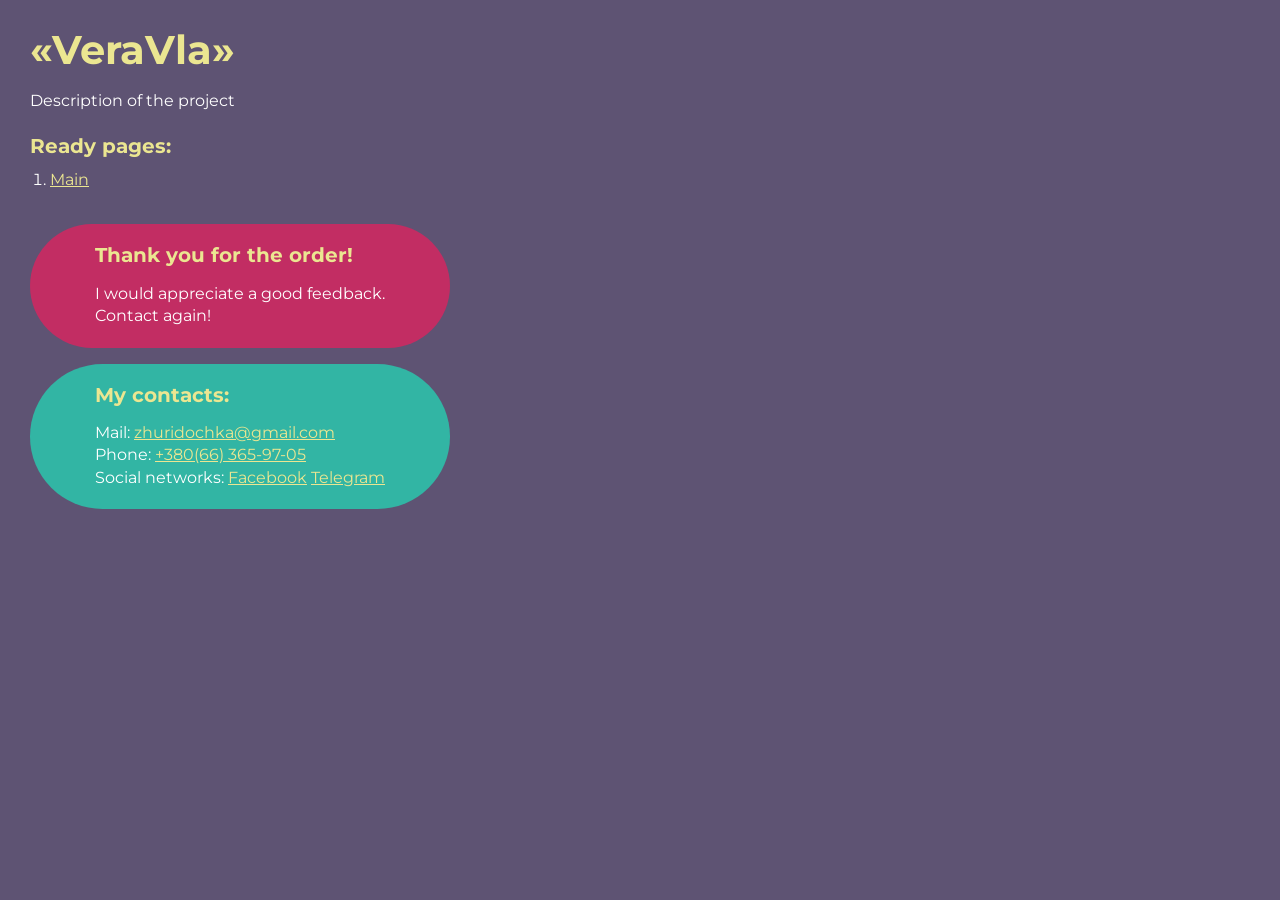
<file: index.html>
<!DOCTYPE html>
<html>

<head>
	<meta charset="UTF-8">
	<meta name="viewport" content="width=device-width, initial-scale=1.0">
	<title>«VeraVla»</title>
</head>

<body>
	<div class="rootpage">
		<h1>«VeraVla»</h1>
		<div class="rootpage__info">
			Description of the project
		</div>
		<h2>Ready pages:</h2>
		<ol class="rootpage__list">
			<li><a target="_blank" href="home.html">Main</a></li>
		</ol>
		<!-- <h2>Popups:</h2>
		<ol class="rootpage__list">
			<li><a target="_blank" href="home.html#"></a></li>
		</ol> -->
		<div class="rootpage__tnx">
			<h2>Thank you for the order!</h2>
			<p>I would appreciate a good feedback.</p>
			<p>Contact again!</p>
		</div>
		<div class="rootpage__contacts">
			<h2>My contacts:</h2>
			<p>Mail: <a href="mailto:zhuridochka@gmail.com">zhuridochka@gmail.com</a></p>
			<p>Phone: <a href="tel:+380663659705">+380(66) 365-97-05</a></p>
			<p>Social networks: <a href="https://www.facebook.com/ira.zhurid?locale=uk_UA">Facebook</a>
				<a href="https://t.me/zhurydochka">Telegram</a>
			</p>
		</div>
	</div>
</body>
<style>
	@charset "UTF-8";
	@import url("https://fonts.googleapis.com/css?family=Montserrat:regular,700&display=swap");

	*,
	*::before,
	*::after {
		padding: 0px;
		margin: 0px;
		border: 0px;
		box-sizing: border-box;
	}

	html,
	body {
		height: 100%;
		margin: 0;
		padding: 0;
		min-width: 320px;
		width: 100%;
		color: #fff;
		background-color: #5e5373;
	}

	body {
		font-family: Montserrat;
		font-size: 100%;
		line-height: 1;
		font-size: 1rem;
	}

	a {
		text-decoration: underline;
		color: #ebe691
	}

	a:visited {
		text-decoration: underline;
		color: #aaa768;
	}

	a:hover {
		text-decoration: none;
	}

	ul li {
		list-style: none;
	}

	img {
		vertical-align: top;
	}

	.wrapper {
		width: 100%;
		min-height: 100%;
		overflow: hidden;
	}

	.rootpage {
		padding: 30px;
		display: flex;
		flex-direction: column;
		align-items: flex-start;
	}

	@media (max-width: 767px) {
		.rootpage {
			padding: 30px 15px;
		}
	}

	h1 {
		color: #ebe691;
		font-size: 2.5rem;
		margin: 0px 0px 1.25rem 0px;
	}

	@media (max-width: 767px) {
		h1 {
			font-size: 1.85rem;
			margin: 0px 0px 1.25rem 0px;
		}
	}

	h2 {
		color: #ebe691;
		font-size: 1.25rem;
		margin: 0px 0px 1rem 0px;
	}

	@media (max-width: 767px) {
		h2 {
			font-size: 1.125rem;
			margin: 0px 0px 1rem 0px;
		}
	}

	.rootpage__info {
		line-height: 140%;
		margin: 0px 0px 1.5rem 0px;
	}

	.rootpage__list {
		margin: 0px 0px 2.25rem 1.25rem;
	}

	.rootpage__list li:not(:last-child) {
		margin: 0px 0px 15px 0px;
	}

	.rootpage__contacts,
	.rootpage__tnx {
		border-radius: 200px;
		padding: 20px 65px;
		line-height: 140%;
	}

	@media (max-width: 767px) {

		.rootpage__contacts,
		.rootpage__tnx {
			border-radius: 40px;
			padding: 20px;
		}
	}

	.rootpage__contacts {
		background: #32b5a4;

	}

	.rootpage__contacts a {
		color: #ebe691;
	}

	.rootpage__tnx {
		background: #c22d63;
		margin: 0px 0px 1rem 0px;
	}
</style>

</html>
</file>
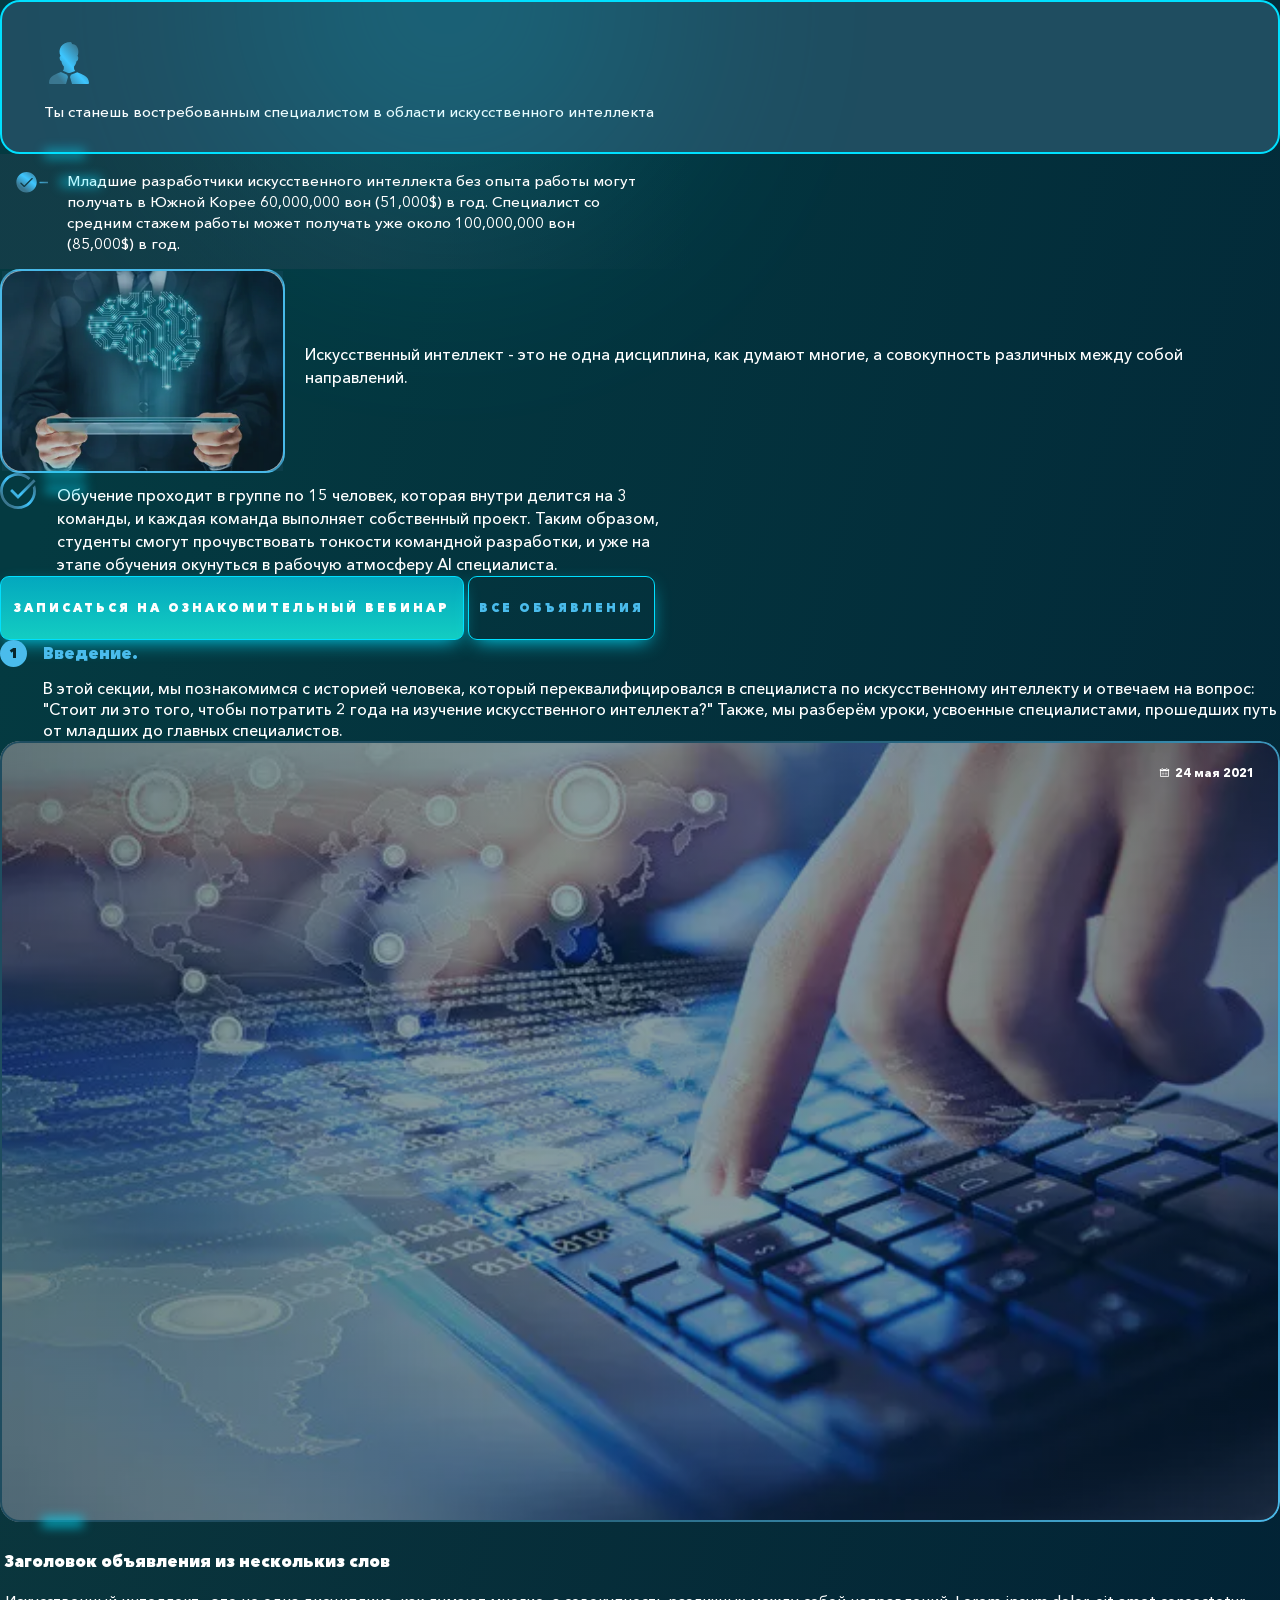
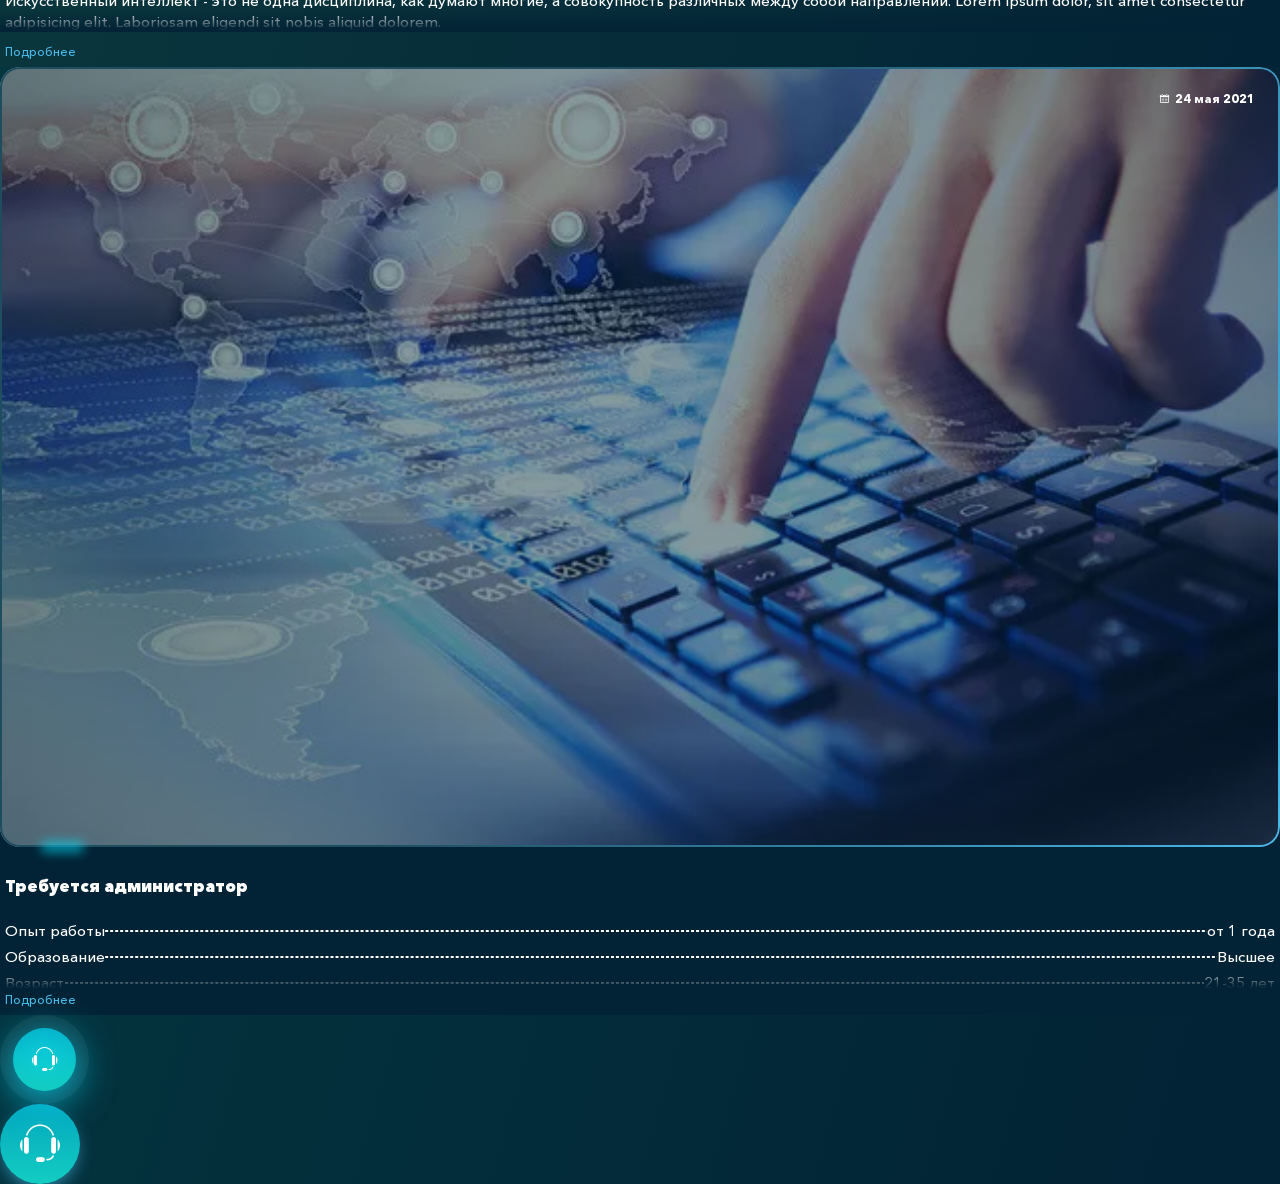
<file: common.html>
<!DOCTYPE html>
<html lang="ru">

<head>
	<title>CommonPage</title>
	<meta charset="UTF-8">
	<meta name="format-detection" content="telephone=no">
	<!-- <style>body{opacity: 0;}</style> -->
	<link rel="stylesheet" href="css/style.min.css?_v=20250202132556">
	<link rel="shortcut icon" href="favicon.ico">
	<!-- <meta name="robots" content="noindex, nofollow"> -->
	<meta name="viewport" content="width=device-width, initial-scale=1.0">
</head>

<body>
	<div class="wrapper">
		<main class="page">

			<div class="item-reason">
				<div class="item-reason__body">
					<div class="item-reason__icon icon-main">
						<img src="img/iconfonts/manager.svg" alt="Image">
					</div>
					<div class="item-reason__text">
						<p>
							Ты станешь востребованным специалистом в области искусственного интеллекта
						</p>
					</div>
				</div>
			</div>

			<div class="item-info">
				<div class="item-info__body">
					<div class="item-info__icon">
						<img src="img/iconfonts/checked_radio_button.svg" alt="Image">
					</div>
					<div class="item-info__text">
						<p>
							Младшие разработчики искусственного интеллекта без опыта работы могут получать в Южной Корее 60,000,000 вон (51,000$) в год. Специалист со средним стажем работы может получать уже около 100,000,000 вон (85,000$) в год.
						</p>
					</div>
				</div>
			</div>

			<a href="#" class="item-understand">
				<div class="item-understand__picture">
					<div class="item-understand__wrap">
						<img class="item-understand__image ibg ibg--right" src="img/understand/01_image.webp" alt="Image">
					</div>
				</div>
				<div class="item-understand__text">
					<p>
						Искусственный интеллект -
						это не одна дисциплина, как думают многие, а совокупность различных между собой направлений.
					</p>
				</div>
			</a>

			<div class="item-simple">
				<div class="item-simple__body">
					<div class="item-simple__icon">
						<img src="img/iconfonts/vector.svg" alt="Image">
					</div>
					<div class="item-simple__text text-simple">
						<p>
							Обучение проходит в группе по 15 человек, которая внутри делится на 3 команды, и каждая команда выполняет собственный проект. Таким образом, студенты смогут прочувствовать тонкости командной разработки, и уже на этапе обучения окунуться в рабочую атмосферу AI специалиста.
						</p>
					</div>
				</div>
			</div>

			<button class="button" type="button">Записаться на ознакомительный вебинар</button>

			<a href="#" class="button button--all">Все объявления</a>

			<article data-quantity="1" class="item-structure">
				<div class="item-structure__body">
					<div class="item-structure__title">Введение.</div>
					<div class="item-structure__text">
						<p>
							В этой секции, мы познакомимся с историей человека, который переквалифицировался в специалиста по искусственному интеллекту и отвечаем на вопрос: "Стоит ли это того, чтобы потратить 2 года на изучение искусственного интеллекта?" Также, мы разберём уроки, усвоенные специалистами, прошедших путь от младших до главных специалистов.
						</p>
					</div>
				</div>
			</article>

			<article class="item-announcement">
				<div class="item-announcement__box">
					<div class="item-announcement__wrap">
						<a href="#" class="item-announcement__picture picture-item">
							<img class="picture-item__image ibg" src="img/announcement/image_01.webp" alt="Image">
							<time class="picture-item__date _icon-calendar" datetime="2021-05-24">24 мая 2021</time>
						</a>
					</div>
					<h4 class="item-announcement__title">Заголовок объявления из несколькиз слов</h4>
					<div class="item-announcement__block block">
						<div class="block__content content-block">
							Искусственный интеллект - это не одна дисциплина, как думают многие, а совокупность различных между собой направлений. Lorem ipsum dolor, sit amet consectetur adipisicing elit. Laboriosam eligendi sit nobis aliquid dolorem.
						</div>
						<button data-popup="#popup--announcement" class="block__more" type="button">
							<span>Подробнее</span>
						</button>
					</div>
				</div>
			</article>

			<article class="item-vacancie">
				<div class="item-vacancie__box">
					<div class="item-vacancie__wrap">
						<a href="#" class="item-vacancie__picture picture-item">
							<img class="picture-item__image ibg" src="img/announcement/image_01.webp" alt="Image">
							<time class="picture-item__date _icon-calendar" datetime="2021-05-24">24 мая 2021</time>
						</a>
					</div>
					<h4 class="item-vacancie__title">Требуется администратор</h4>
					<div data-showmore="" class="item-vacancie__block block">
						<div data-showmore-content="74" class="block__content">
							<table class="block__table">
								<tr class="block__tr">
									<td class="block__td">
										<span>
											Опыт работы
										</span>
									</td>
									<td class="block__td">
										<span>
											от 1 года
										</span>
									</td>
								</tr>
								<tr class="block__tr">
									<td class="block__td">
										<span>
											Образование
										</span>
									</td>
									<td class="block__td">
										<span>
											Высшее
										</span>
									</td>
								</tr>
								<tr class="block__tr">
									<td class="block__td">
										<span>
											Возраст
										</span>
									</td>
									<td class="block__td">
										<span>
											21-35 лет
										</span>
									</td>
								</tr>
								<tr class="block__tr">
									<td class="block__td">
										<span>
											Опыт работы
										</span>
									</td>
									<td class="block__td">
										<span>
											от 1 года
										</span>
									</td>
								</tr>
								<tr class="block__tr">
									<td class="block__td">
										<span>
											Образование
										</span>
									</td>
									<td class="block__td">
										<span>
											Высшее
										</span>
									</td>
								</tr>
								<tr class="block__tr">
									<td class="block__td">
										<span>
											Возраст
										</span>
									</td>
									<td class="block__td">
										<span>
											21-35 лет
										</span>
									</td>
								</tr>
							</table>
						</div>
						<button hidden data-showmore-button class="block__more" type="button">
							<span>Подробнее</span>
							<span>Скрыть</span>
						</button>
					</div>
				</div>
			</article>

			<button class="button-icon _icon-headset" type="button"></button>

			<button class="pulse-button _icon-headset">
				<span class="pulse-button__rings"></span>
				<span class="pulse-button__rings"></span>
			</button>

		</main>
	</div>
	<script src="js/app.min.js?_v=20250202132556"></script>
</body>

</html>
</file>
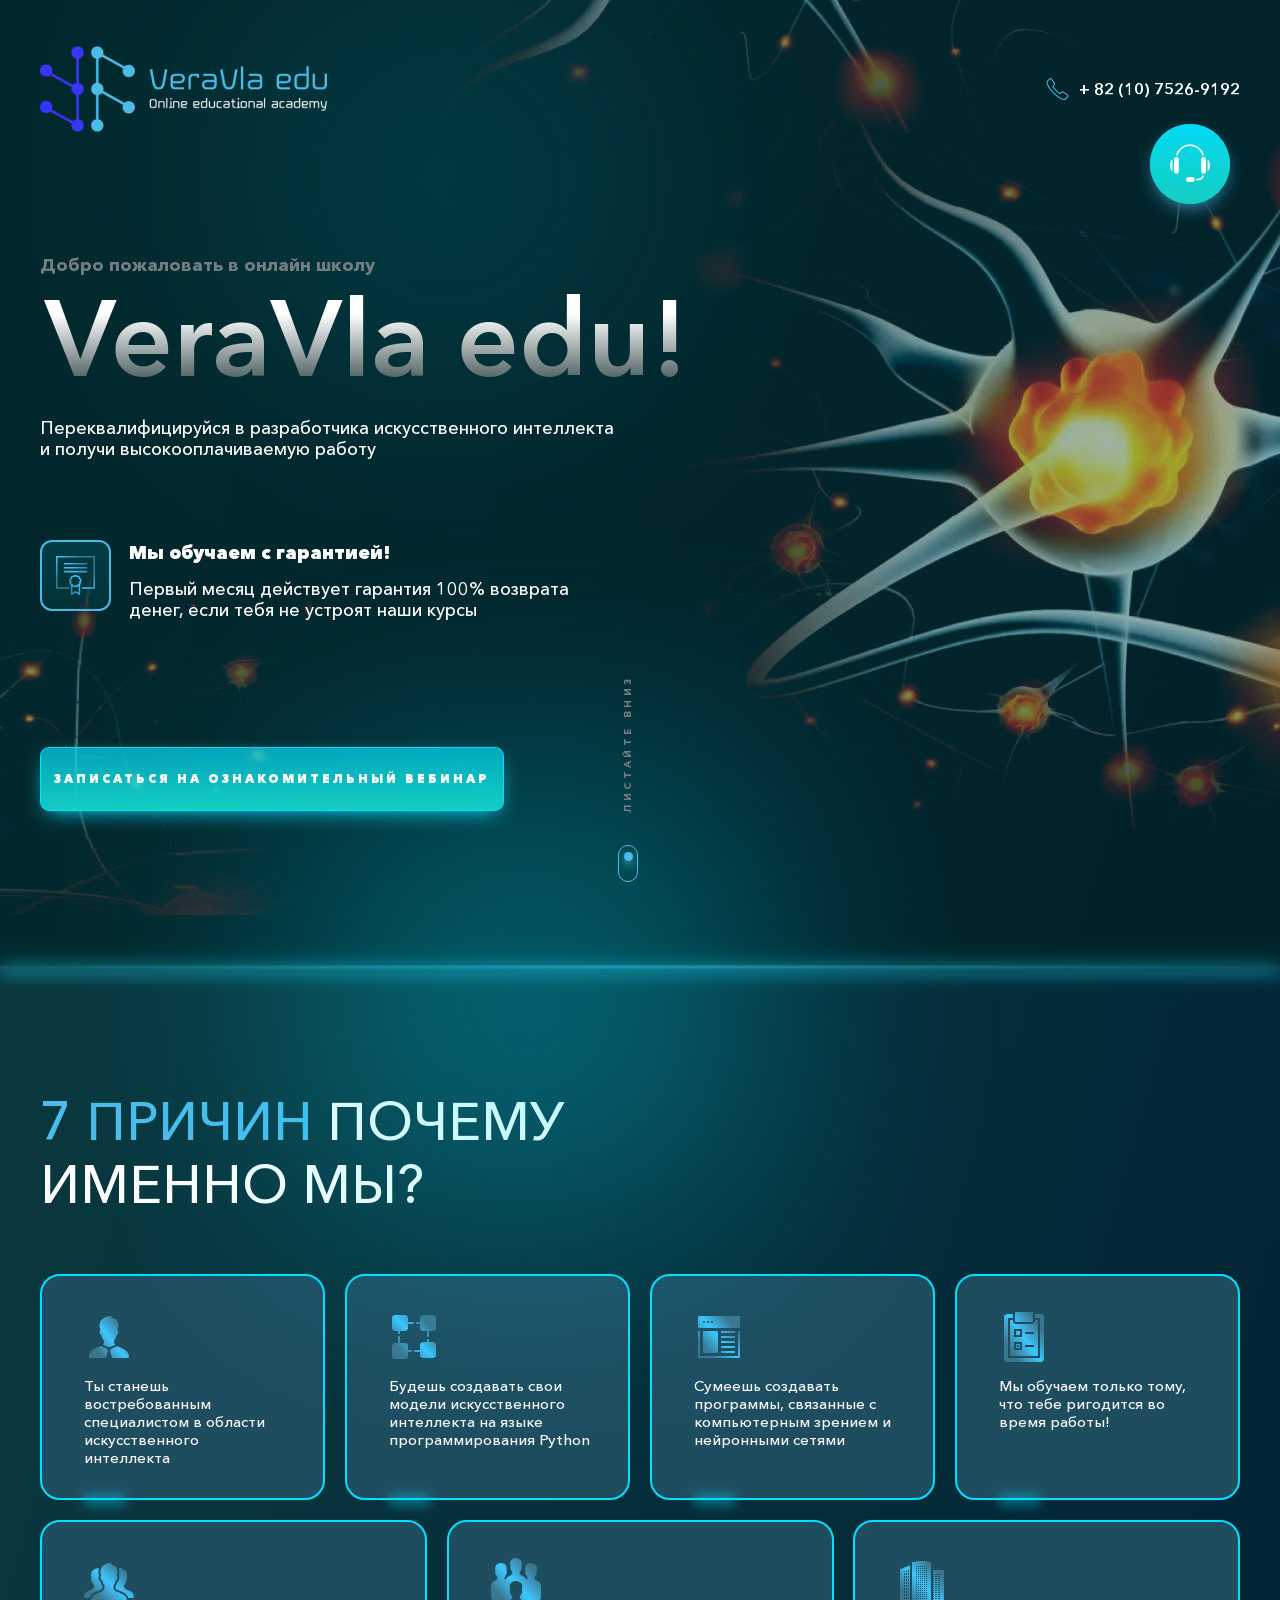
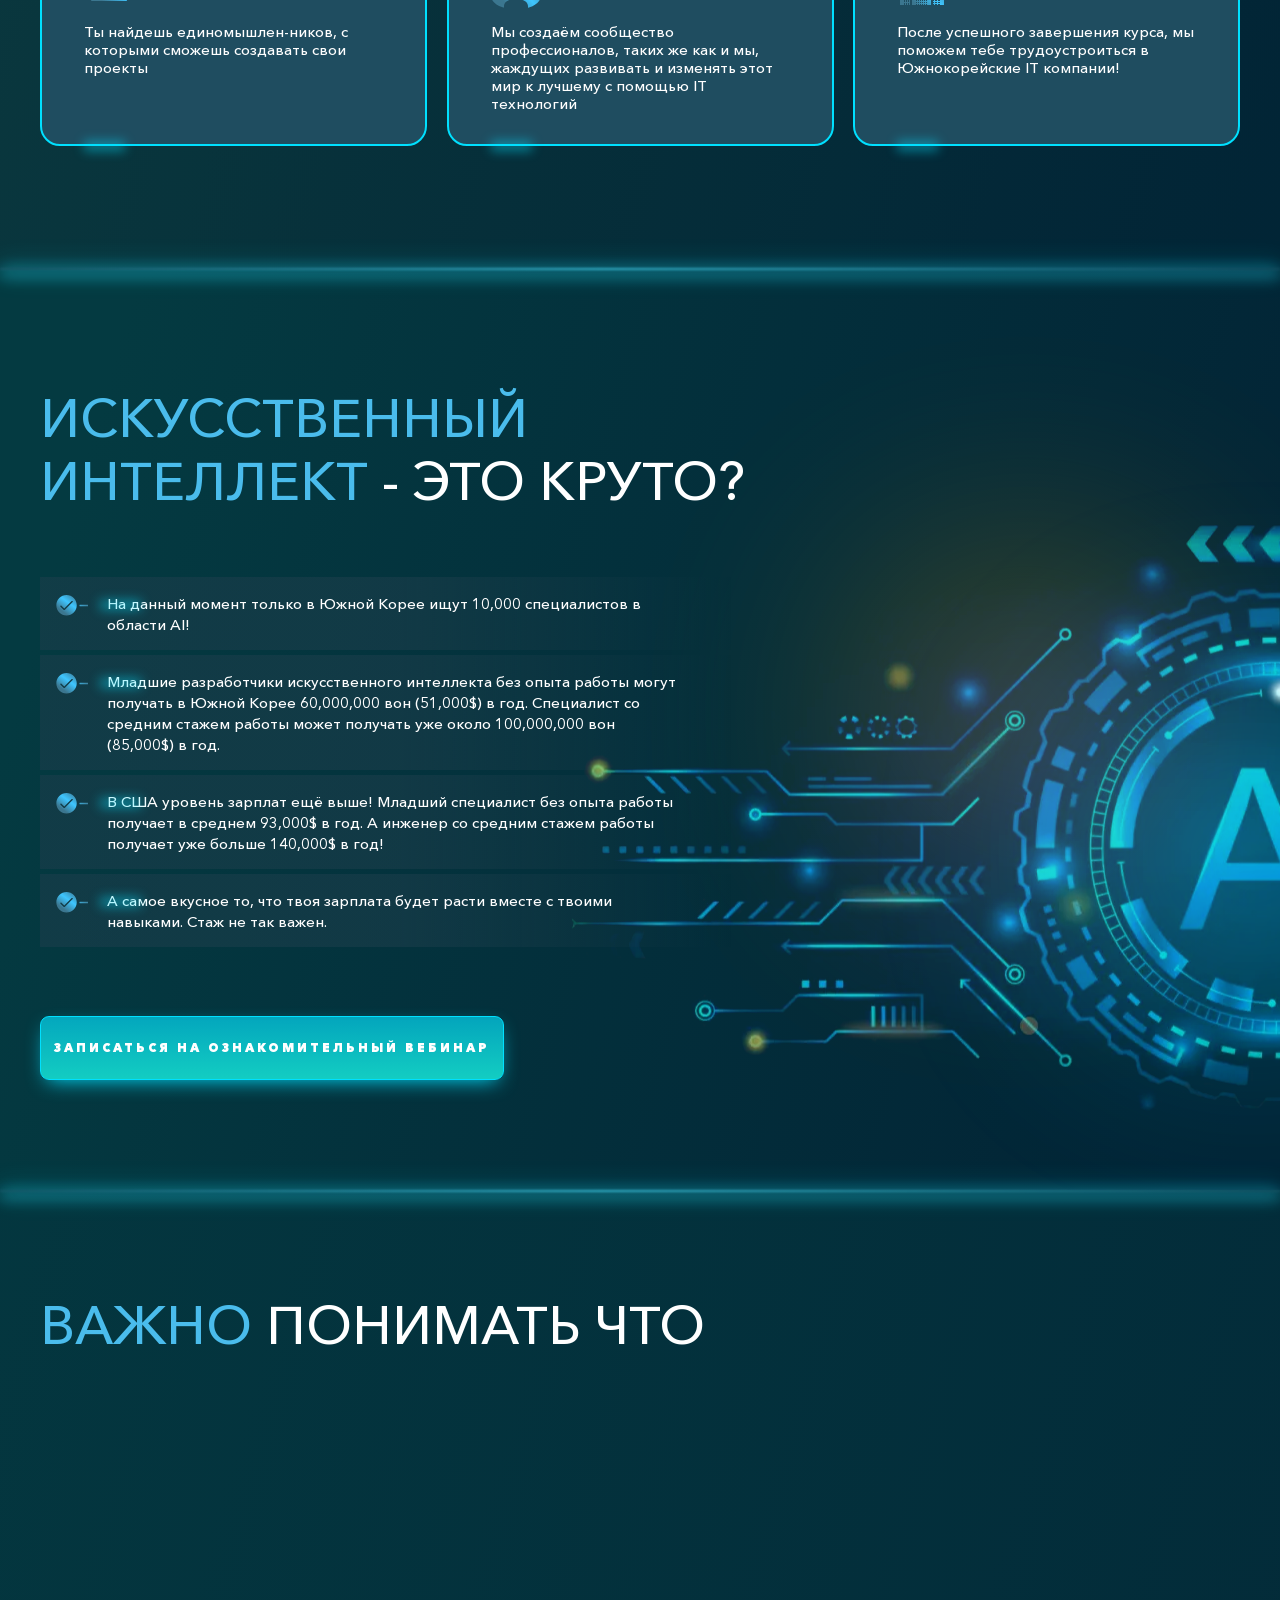
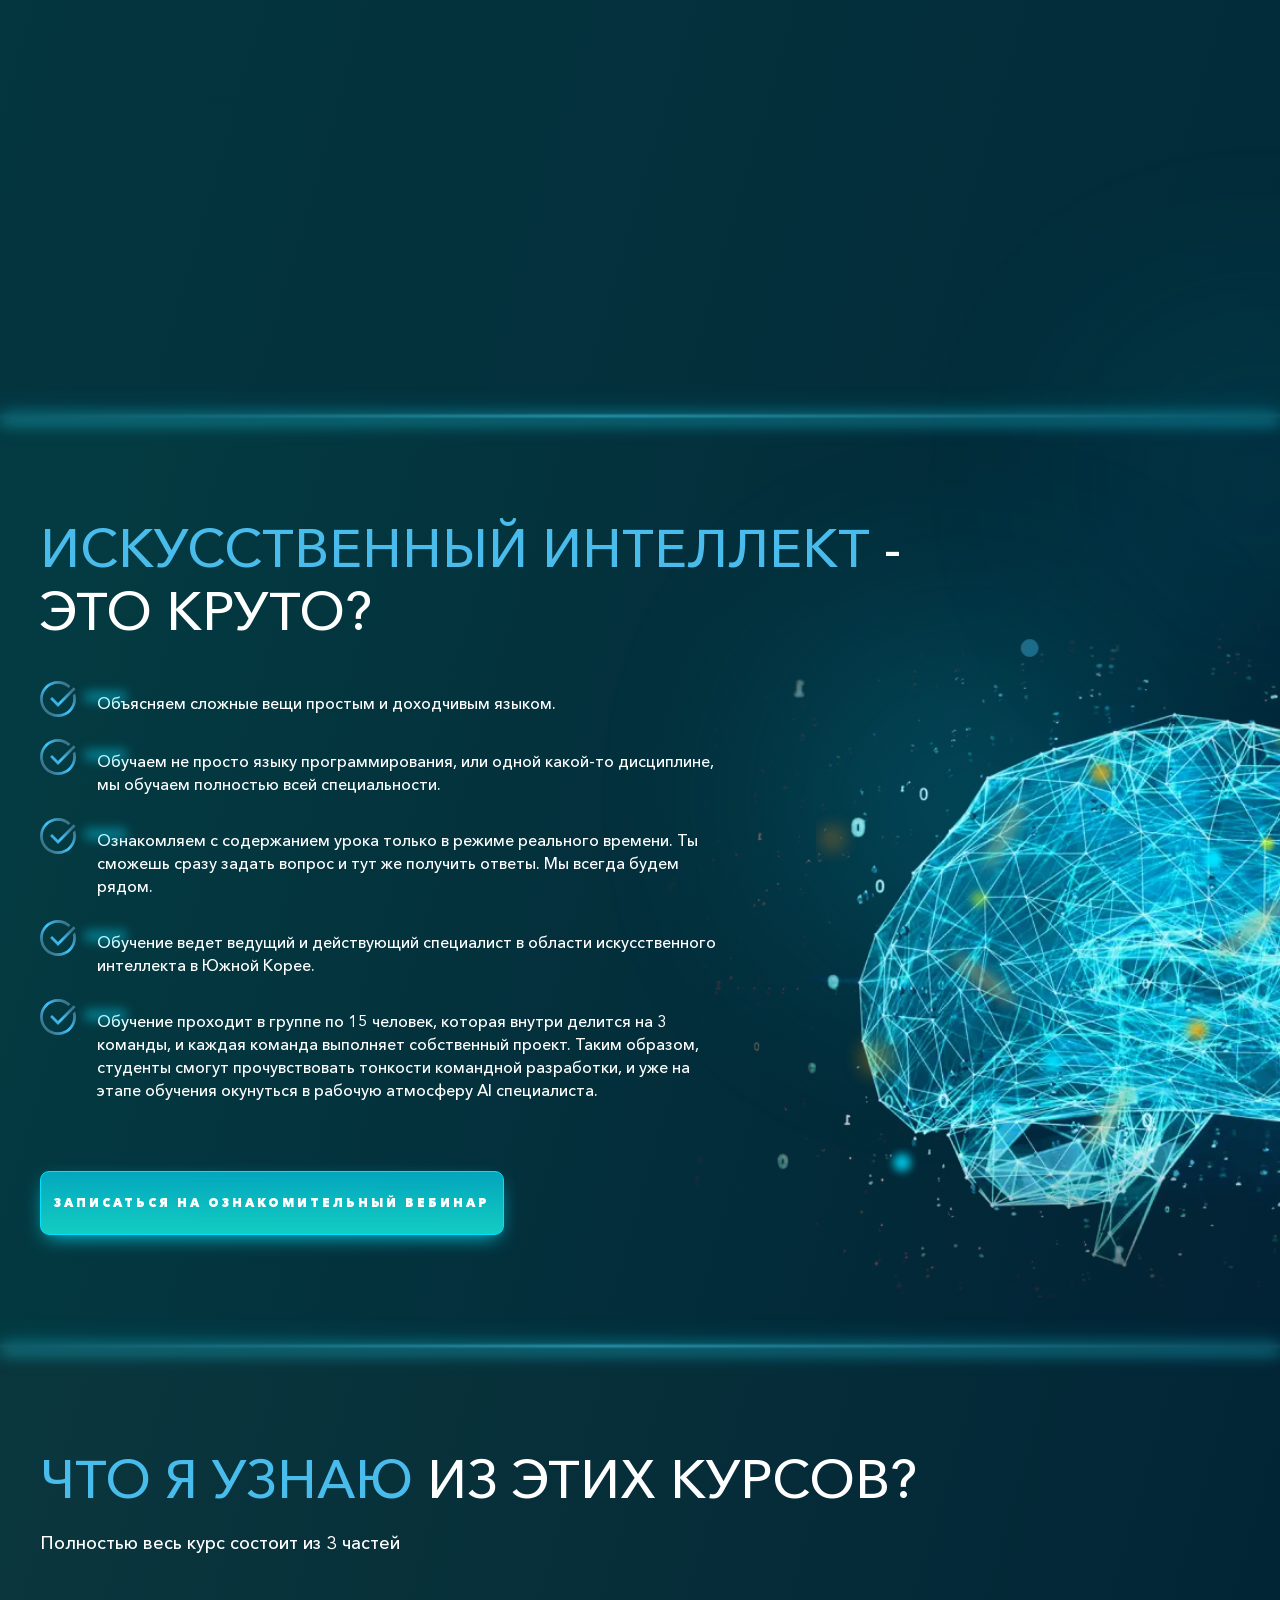
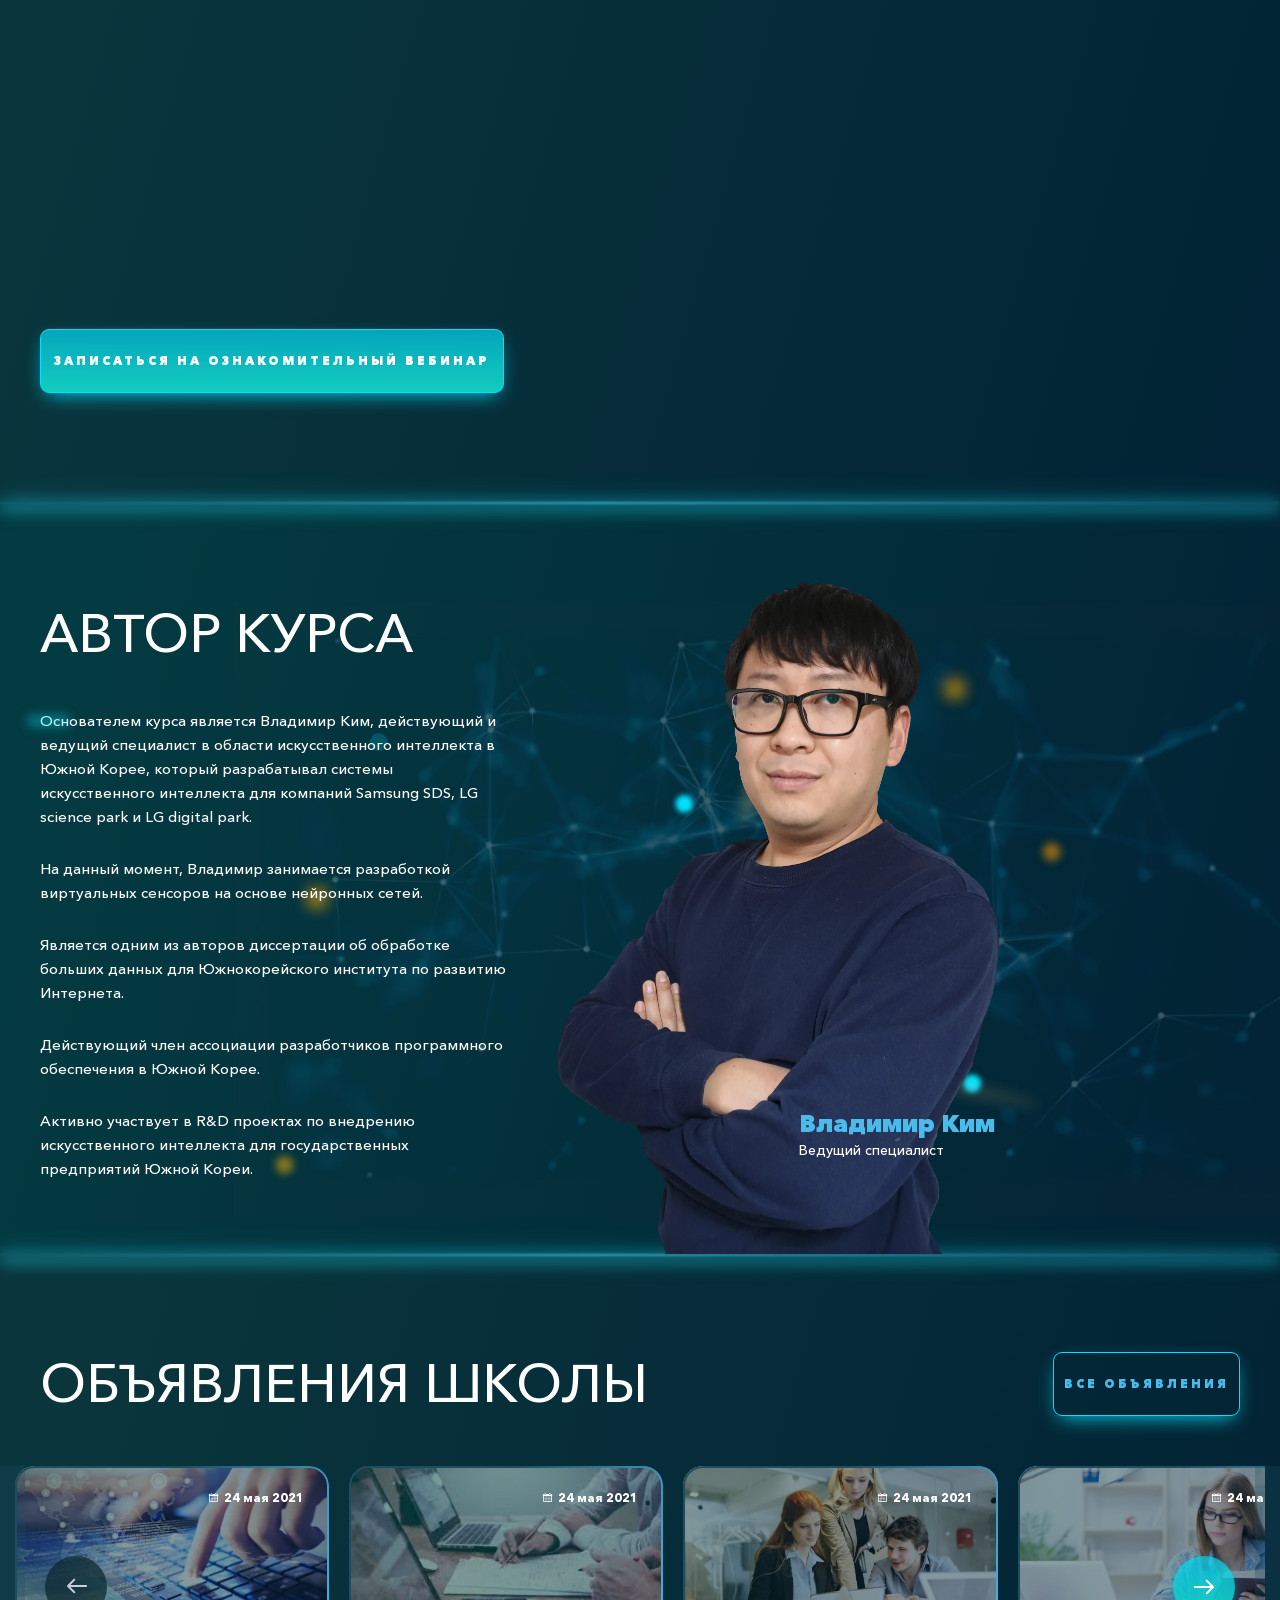
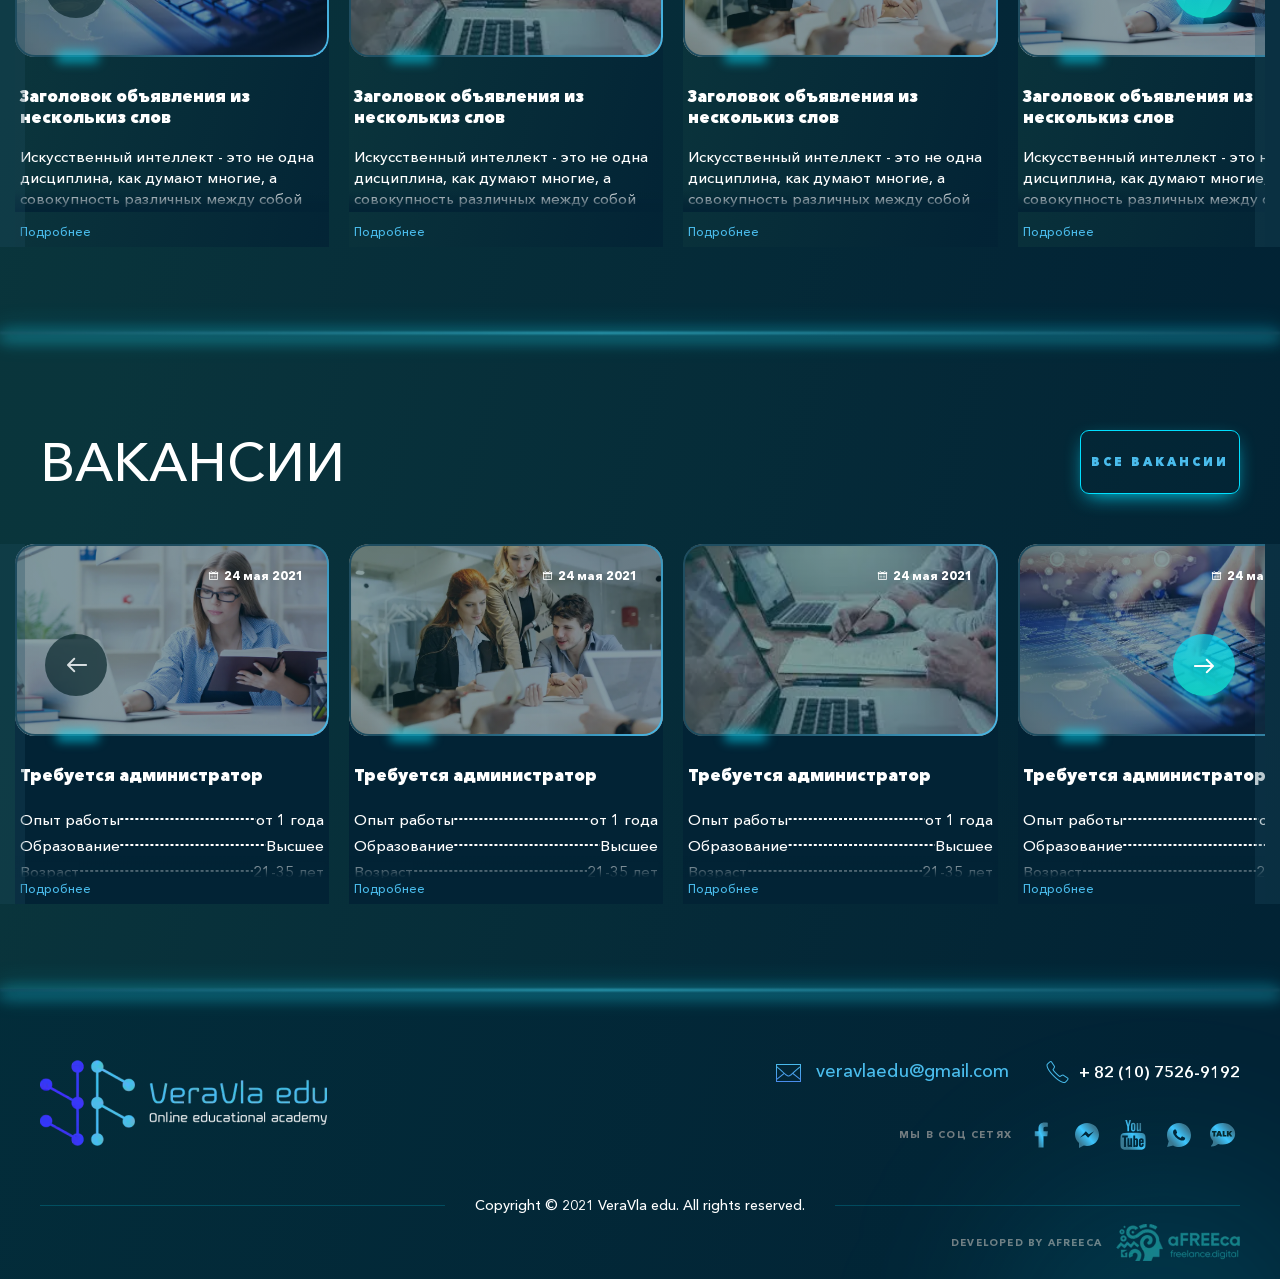
<file: home.html>
<!DOCTYPE html>
<html lang="ru">

<head>
	<title>HomePage</title>
	<meta charset="UTF-8">
	<meta name="format-detection" content="telephone=no">
	<!-- <style>body{opacity: 0;}</style> -->
	<link rel="stylesheet" href="css/style.min.css?_v=20250202132556">
	<link rel="shortcut icon" href="favicon.ico">
	<!-- <meta name="robots" content="noindex, nofollow"> -->
	<meta name="viewport" content="width=device-width, initial-scale=1.0">
</head>

<body>
	<div class="wrapper">
		<header class="header">
			<div class="header__container">
				<a href="#" class="header__logo logo">
					<img src="img/logo.webp" alt="Logo">
				</a>
				<div class="header__contact">
					<div class="header__item item-header">
						<a href="tel:+821075269192" class="item-header__link link-item _icon-phone">
							+ 82 (10) 7526-9192
						</a>
						<span class="item-header__across-icon _icon-across"></span>
					</div>
				</div>
				<button class="header__phone-open _icon-phone" type="button"></button>
			</div>
			<div class="header__bg-image">
				<img class="header__image" src="img/header/bg_image.webp" alt="Image">
			</div>
		</header>
		<main class="page">
			<section data-watch data-watch-once data-prlx-parent class="page__hero hero">
				<div class="hero__container">
					<div class="hero__content">
						<div class="hero__header header-hero">
							<div class="header-hero__subhead">
								Добро пожаловать в онлайн школу
							</div>
							<h2 class="header-hero__title">VeraVla edu!</h2>
							<div class="header-hero__text">
								<p>
									Переквалифицируйся в разработчика искусственного интеллекта и получи высокооплачиваемую работу
								</p>
							</div>
						</div>
						<article class="hero__item item-hero">
							<a href="#" class="item-hero__icon">
								<img src="img/iconfonts/diploma.svg" alt="Icon diploma">
							</a>
							<div class="item-hero__content">
								<h3 class="item-hero__title">
									Мы обучаем с гарантией!
								</h3>
								<div class="item-hero__text">
									<p>
										Первый месяц действует гарантия 100% возврата денег, если тебя не устроят наши курсы
									</p>
								</div>
							</div>
						</article>
						<div class="hero__navigation">
							<button class="hero__button button" type="button">Записаться на ознакомительный вебинар</button>
							<div class="hero__switch">
								<div class="hero__down">
									Листайте вниз
								</div>
								<a href="#" data-goto=".page__cool" class="hero__link">
									<span></span>
								</a>
							</div>
						</div>
					</div>
				</div>
				<div class="hero__pictures pictures-hero">
					<div class="pictures-hero__item">
						<img data-prlx class="pictures-hero__image ibg" src="img/hero/image_main.webp" alt="Image AI">
					</div>
					<div class="pictures-hero__item">
						<img data-prlx class="pictures-hero__image" src="img/hero/image_small.webp" alt="Image background">
					</div>
				</div>
				<div class="hero__advice advice-hero">
					<button data-popup="#popup" class="advice-hero__button-popup pulse-button _icon-headset">
						<span class="pulse-button__rings"></span>
						<span class="pulse-button__rings"></span>
					</button>
					<div class="advice-hero__text">
						Бесплатная консультация
					</div>
					<a href="http://wa.me/821075269192?text=Привет,%20меня%20интересует%20ваше%20обучение" class="advice-hero__button-whatsapp pulse-button _icon-s-whatsapp">
						<span class="pulse-button__rings"></span>
						<span class="pulse-button__rings"></span>
					</a>
				</div>
			</section>
			<section class="page__reasons reasons">
				<div class="reasons__container">
					<h1 class="reasons__title title"><span>7 причин</span> почему именно мы?</h1>
					<div data-watch data-watch-once class="reasons__items">
						<div class="reasons__item item-reason">
							<div class="item-reason__body">
								<div class="item-reason__icon icon-main">
									<img src="img/iconfonts/manager.svg" alt="Image">
								</div>
								<div class="item-reason__text">
									<p>
										Ты станешь востребованным специалистом в области искусственного интеллекта
									</p>
								</div>
							</div>
						</div>
						<div class="reasons__item item-reason">
							<div class="item-reason__body">
								<div class="item-reason__icon icon-main">
									<img src="img/iconfonts/blockchain_technology.svg" alt="Image">
								</div>
								<div class="item-reason__text">
									<p>
										Будешь создавать свои модели искусственного интеллекта
										на языке программирования Python
									</p>
								</div>
							</div>
						</div>
						<div class="reasons__item item-reason">
							<div class="item-reason__body">
								<div class="item-reason__icon icon-main">
									<img src="img/iconfonts/web_design.svg" alt="Image">
								</div>
								<div class="item-reason__text">
									<p>
										Сумеешь создавать программы, связанные с компьютерным зрением и нейронными сетями
									</p>
								</div>
							</div>
						</div>
						<div class="reasons__item item-reason">
							<div class="item-reason__body">
								<div class="item-reason__icon icon-main">
									<img src="img/iconfonts/survey.svg" alt="Image">
								</div>
								<div class="item-reason__text">
									<p>
										Мы обучаем только тому, что тебе ригодится во время работы!
									</p>
								</div>
							</div>
						</div>
						<div class="reasons__item item-reason">
							<div class="item-reason__body">
								<div class="item-reason__icon icon-main">
									<img src="img/iconfonts/people.svg" alt="Image">
								</div>
								<div class="item-reason__text">
									<p>
										Ты найдешь единомышлен-ников,
										с которыми сможешь создавать
										свои проекты
									</p>
								</div>
							</div>
						</div>
						<div class="reasons__item item-reason">
							<div class="item-reason__body">
								<div class="item-reason__icon icon-main">
									<img src="img/iconfonts/conference.svg" alt="Image">
								</div>
								<div class="item-reason__text">
									<p>
										Мы создаём сообщество профессионалов, таких же как и мы, жаждущих развивать и изменять
										этот мир к лучшему с помощью
										IT технологий
									</p>
								</div>
							</div>
						</div>
						<div class="reasons__item item-reason">
							<div class="item-reason__body">
								<div class="item-reason__icon icon-main">
									<img src="img/iconfonts/skyscrapers.svg" alt="Image">
								</div>
								<div class="item-reason__text">
									<p>
										После успешного завершения курса,
										мы поможем тебе трудоустроиться
										в Южнокорейские IT компании!
									</p>
								</div>
							</div>
						</div>
					</div>
				</div>
			</section>
			<section data-watch data-watch-once data-prlx-parent class="page__cool cool">
				<div class="cool__container">
					<div class="cool__content">
						<h2 class="cool__title title"><span>Искусственный интеллект</span> - это круто?</h2>
						<div data-watch class="cool__list">
							<div class="cool__item item-info">
								<div class="item-info__body">
									<div class="item-info__icon">
										<img src="img/iconfonts/checked_radio_button.svg" alt="Image">
									</div>
									<div class="item-info__text">
										<p>
											На данный момент только в Южной Корее ищут 10,000 специалистов в области AI!
										</p>
									</div>
								</div>
							</div>
							<div class="cool__item item-info">
								<div class="item-info__body">
									<div class="item-info__icon">
										<img src="img/iconfonts/checked_radio_button.svg" alt="Image">
									</div>
									<div class="item-info__text">
										<p>
											Младшие разработчики искусственного интеллекта без опыта работы могут получать в Южной Корее 60,000,000 вон (51,000$) в год. Специалист со средним стажем работы может получать уже около 100,000,000 вон (85,000$) в год.
										</p>
									</div>
								</div>
							</div>
							<div class="cool__item item-info">
								<div class="item-info__body">
									<div class="item-info__icon">
										<img src="img/iconfonts/checked_radio_button.svg" alt="Image">
									</div>
									<div class="item-info__text">
										<p>
											В США уровень зарплат ещё выше! Младший специалист без опыта работы получает в среднем 93,000$ в год. А инженер со средним стажем работы получает уже больше 140,000$ в год!
										</p>
									</div>
								</div>
							</div>
							<div class="cool__item item-info">
								<div class="item-info__body">
									<div class="item-info__icon">
										<img src="img/iconfonts/checked_radio_button.svg" alt="Image">
									</div>
									<div class="item-info__text">
										<p>
											А самое вкусное то, что твоя зарплата будет расти вместе с твоими навыками. Стаж не так важен.
										</p>
									</div>
								</div>
							</div>
						</div>
						<button class="cool__button button" type="button">Записаться на ознакомительный вебинар</button>
					</div>
				</div>
				<div class="cool__picture-bg">
					<img data-prlx class="cool__image ibg" src="img/cool/group_bg.webp" alt="Image">
				</div>
			</section>
			<section class="page__understand understand">
				<div class="understand__container">
					<h2 class="understand__title title"><span>Важно</span> понимать что</h2>
					<ul data-watch data-watch-once class="understand__items">
						<li class="understand__item">
							<a href="#" class="understand__link item-understand">
								<div class="item-understand__picture">
									<div class="item-understand__wrap"><img class="item-understand__image ibg ibg--right" src="img/understand/01_image.webp" alt="Image"></div>
								</div>
								<div class="item-understand__text">
									<p>
										Искусственный интеллект - это не одна дисциплина, как думают многие, а совокупность различных между собой направлений.
									</p>
								</div>
							</a>
						</li>
						<li class="understand__item">
							<a href="#" class="understand__link item-understand">
								<div class="item-understand__picture">
									<div class="item-understand__wrap"><img class="item-understand__image ibg ibg--right" src="img/understand/02_image.webp" alt="Image"></div>
								</div>
								<div class="item-understand__text">
									<p>
										Подготовка реально хороших специалистов требует времени, краткосрочные курсы эффекта не дают.
									</p>
								</div>
							</a>
						</li>
						<li class="understand__item">
							<a href="#" class="understand__link item-understand">
								<div class="item-understand__picture">
									<div class="item-understand__wrap"><img class="item-understand__image ibg ibg--right" src="img/understand/03_image.webp" alt="Image"></div>
								</div>
								<div class="item-understand__text">
									<p>
										Большинство менторов никогда не работали над реальными проектами. Они изучали все по видеоурокам и книжкам,
										и преподают без практики, что очень печально.
									</p>
								</div>
							</a>
						</li>
						<li class="understand__item">
							<a href="#" class="understand__link item-understand">
								<div class="item-understand__picture">
									<div class="item-understand__wrap"><img class="item-understand__image ibg ibg--right" src="img/understand/04_image.webp" alt="Image"></div>
								</div>
								<div class="item-understand__text">
									<p>
										На многих курсах преподают готовые/идеальные кейсы
										без всяких сложностей, поэтому студенты после таких курсов не могут решать реальные задачи на работе.
									</p>
								</div>
							</a>
						</li>
					</ul>
				</div>
			</section>
			<section data-watch data-watch-once data-prlx-parent="" class="page__simple simple">
				<div class="simple__container">
					<div class="simple__content">
						<h2 class="simple__title title"><span>Искусственный интеллект</span> - это круто?</h2>
						<div class="simple__list">
							<div class="simple__item item-simple">
								<div class="item-simple__body">
									<div class="item-simple__icon">
										<img class=" ibg" src="img/iconfonts/vector.svg" alt="Image">
									</div>
									<div class="item-simple__text text-simple">
										<p>
											Объясняем сложные вещи простым и доходчивым языком.
										</p>
									</div>
								</div>
							</div>
							<div class="simple__item item-simple">
								<div class="item-simple__body">
									<div class="item-simple__icon">
										<img class=" ibg" src="img/iconfonts/vector.svg" alt="Image">
									</div>
									<div class="item-simple__text text-simple">
										<p>
											Обучаем не просто языку программирования, или одной какой-то дисциплине, мы обучаем полностью всей специальности.
										</p>
									</div>
								</div>
							</div>
							<div class="simple__item item-simple">
								<div class="item-simple__body">
									<div class="item-simple__icon">
										<img class=" ibg" src="img/iconfonts/vector.svg" alt="Image">
									</div>
									<div class="item-simple__text text-simple">
										<p>
											Ознакомляем с содержанием урока только в режиме реального времени. Ты сможешь сразу задать вопрос и тут же получить ответы. Мы всегда будем рядом.
										</p>
									</div>
								</div>
							</div>
							<div class="simple__item item-simple">
								<div class="item-simple__body">
									<div class="item-simple__icon">
										<img class=" ibg" src="img/iconfonts/vector.svg" alt="Image">
									</div>
									<div class="item-simple__text text-simple">
										<p>
											Обучение ведет ведущий и действующий специалист в области искусственного интеллекта в Южной Корее.
										</p>
									</div>
								</div>
							</div>
							<div class="simple__item item-simple">
								<div class="item-simple__body">
									<div class="item-simple__icon">
										<img class=" ibg" src="img/iconfonts/vector.svg" alt="Image">
									</div>
									<div class="item-simple__text text-simple">
										<p>
											Обучение проходит в группе по 15 человек, которая внутри делится на 3 команды, и каждая команда выполняет собственный проект. Таким образом, студенты смогут прочувствовать тонкости командной разработки, и уже на этапе обучения окунуться в рабочую атмосферу AI специалиста.
										</p>
									</div>
								</div>
							</div>
						</div>
						<button class="simple__button button" type="button">Записаться на ознакомительный вебинар</button>
					</div>
				</div>
				<div class="simple__picture-bg">
					<div class="simple__image-main">
						<img data-prlx class=" ibg" src="img/simple/machinelearning.webp" alt="Image machinelearning">
					</div>
					<div class="simple__image-glare">
						<img data-prlx class="simple__image ibg" src="img/simple/glare.webp" alt="Glare">
					</div>
				</div>
			</section>
			<section class="page__parts parts">
				<div class="parts__container">
					<h2 class="parts__title title"><span>Что я узнаю</span> из этих курсов?</h2>
					<div class="parts__text">
						Полностью весь курс состоит из 3 частей
					</div>
					<div data-watch data-watch-once data-spollers data-one-spoller class="parts__spollers spollers">
						<details class="spollers__item">
							<summary class="spollers__title">
								<div class="spollers__inner">
									<div class="spollers__wrap">
										<div class="spollers__subtitle">AI - Junior Level.</div>
										<div class="spollers__text">Продолжительность 1 год</div>
									</div>
								</div>
								<span class=" _icon-right-arrow"></span>
							</summary>
							<div class="spollers__body">
								<div class="spollers__items">
									<article data-quantity="1" class="spollers__structure item-structure">
										<div class="item-structure__body">
											<div class="item-structure__title">Введение.</div>
											<div class="item-structure__text">
												<p>
													В этой секции, мы познакомимся с историей человека, который переквалифицировался в специалиста по искусственному интеллекту и отвечаем на вопрос: "Стоит ли это того, чтобы потратить 2 года на изучение искусственного интеллекта?" Также, мы разберём уроки, усвоенные специалистами, прошедших путь от младших до главных специалистов.
												</p>
											</div>
										</div>
									</article>
									<article data-quantity="2" class="spollers__structure item-structure">
										<div class="item-structure__body">
											<div class="item-structure__title">Введение в программирование.</div>
											<div class="item-structure__text">
												<p>
													Эта секция начинается с объяснения понятий проблемы, сути и целей искусственного интеллекта. Ты узнаешь в чем разница между данными и информацией. А также что такое качество информации. Мы разберём, что такое алгоритмы, компьютерные программы и язык программирования Python, и начнём работать в интегрированной среде разработки для языка Python. Далее мы поймем суть переменных их свойства и типы. Именно с этой секции ты начнёшь писать свои первые программные коды на языке программирования Python. Мы изучим все аспекты этого удивительного языка. Далее мы разберём такие библиотеки как Numpy, Pandas и Matplotlib. В этой секции ты познакомишься со средой разработки Jupyter Notebook.
												</p>
											</div>
										</div>
									</article>
									<article data-quantity="3" class="spollers__structure item-structure">
										<div class="item-structure__body">
											<div class="item-structure__title">Введение в искусственный интеллект.</div>
											<div class="item-structure__text">
												<p>
													Эта секция показывает нам, разницу между линейным и нелинейным программированием. Описывает процесс получение знаний. Также, ты узнаешь, в чем разница между AI, machine learning и deep learning. Также обсудим виды искусственного интеллекта, его применения и примеры.
												</p>
											</div>
										</div>
									</article>
									<article data-quantity="4" class="spollers__structure item-structure">
										<div class="item-structure__body">
											<div class="item-structure__title">Алгоритм machine learning.</div>
											<div class="item-structure__text">
												<p>
													В этих секциях, мы подробно разберём работу алгоритмов machine learning. И ты создашь очень простую, но уже свою модель искусственного интеллекта. Также ты научишься оценивать точность моделей. В этой секции мы подробно начнём разбирать одну из библиотек искусственного интеллекта scikit learn. Здесь же мы разберём другую среду разработки, которая называется spyder.
												</p>
											</div>
										</div>
									</article>
									<article data-quantity="5" class="spollers__structure item-structure">
										<div class="item-structure__body">
											<div class="item-structure__title">Процесс разработки модели искусственного интеллекта и инженерия данных.</div>
											<div class="item-structure__text">
												<p>
													Здесь мы подробно обсудим весь процесс разработки модели искусственного интеллекта. Также мы начнём изучение анализа данных и их обработки для обучения искусственного интеллекта. В этой секции я научу тебя практическим примерам анализа и обработки данных от А до Я.
												</p>
											</div>
										</div>
									</article>
									<article data-quantity="6" class="spollers__structure item-structure">
										<div class="item-structure__body">
											<div class="item-structure__title">Отбор фичей.</div>
											<div class="item-structure__text">
												<p>
													В этой секции из всех данных, что у нас есть, мы научимся отбирать только те, что нам нужны для обучения искусственного интеллекта.
												</p>
											</div>
										</div>
									</article>
								</div>
							</div>
						</details>
						<details class="spollers__item">
							<summary class="spollers__title">
								<div class="spollers__inner">
									<div class="spollers__wrap">
										<div class="spollers__subtitle">AI - Senior Level.</div>
										<div class="spollers__text">Продолжительность 1.5 года.</div>
										<div class="spollers__info info-spollers">В разработке</div>
									</div>
								</div>
								<span class=" _icon-right-arrow"></span>
							</summary>
							<div class="spollers__body">
								<div class="spollers__info info-spollers">В разработке</div>
							</div>
						</details>
						<details data-open class="spollers__item">
							<summary class="spollers__title">
								<div class="spollers__inner">
									<div class="spollers__wrap">
										<div class="spollers__subtitle">AI - Senior Level V2.0.</div>
										<div class="spollers__text">Продолжительность 1.5 года.</div>
										<div class="spollers__info info-spollers">В разработке</div>
									</div>
								</div>
								<span class=" _icon-right-arrow"></span>
							</summary>
							<div class="spollers__body">
								<div class="spollers__info info-spollers">В разработке</div>
							</div>
						</details>
					</div>
					<button class="parts__button button" type="button">Записаться на ознакомительный вебинар</button>
				</div>
			</section>
			<section data-watch data-watch-once data-prlx-parent class="page__creator creator">
				<div class="creator__container">
					<div class="creator__content">
						<h2 class="creator__title title">Автор курса</h2>
						<div class="creator__text">
							<p>
								Основателем курса является Владимир Ким, действующий и ведущий специалист в области искусственного интеллекта в Южной Корее, который разрабатывал системы искусственного интеллекта для компаний Samsung SDS, LG science park и LG digital park.
							</p>
							<p>
								На данный момент, Владимир занимается разработкой виртуальных сенсоров на основе нейронных сетей.
							</p>
							<p>
								Является одним из авторов диссертации об обработке больших данных для Южнокорейского института по развитию Интернета.
							</p>
							<p>
								Действующий член ассоциации разработчиков программного обеспечения в Южной Корее.
							</p>
							<p>
								Активно участвует в R&D проектах по внедрению искусственного интеллекта для государственных предприятий Южной Кореи.
							</p>
						</div>
					</div>
					<div class="creator__picture picture-creator">
						<img class="picture-creator__image ibg" src="img/creator/image-creator.webp" alt="Picture creator">
						<div class="picture-creator__inner">
							<div class="picture-creator__name">Владимир Ким</div>
							<div class="picture-creator__position">Ведущий специалист</div>
						</div>
					</div>

				</div>
				<div class="creator__images">
					<div class="creator__image-bg">
						<img data-prlx class="creator__image ibg" src="img/creator/image-bg.webp" alt="Image BG">
					</div>
					<div class="creator__glare">
						<img data-prlx class="creator__image-glare ibg" src="img/creator/glare.webp" alt="glare">
					</div>
				</div>
			</section>
			<section class="page__announcements announcements">
				<div class="announcements__container">
					<h2 class="announcements__title title">Объявления школы</h2>
					<a data-da=".page__announcements, 767.98,last" href="#" class="announcements__button button button--all">Все объявления</a>
				</div>
				<div class="announcements__content">
					<div class="announcements__slider swiper">
						<div class="announcements__wrapper swiper-wrapper">
							<article class="announcements__slide item-announcement swiper-slide">
								<div class="item-announcement__box">
									<div class="item-announcement__wrap">
										<a href="#" class="item-announcement__picture picture-item">
											<img class="picture-item__image ibg" src="img/announcement/image_01.webp" alt="Image">
											<time class="picture-item__date _icon-calendar" datetime="2021-05-24">24 мая 2021</time>
										</a>
									</div>
									<h4 class="item-announcement__title">Заголовок объявления из несколькиз слов</h4>
									<div class="item-announcement__block block">
										<div class="block__content content-block">
											Искусственный интеллект - это не одна дисциплина, как думают многие, а совокупность различных между собой направлений. Lorem ipsum dolor, sit amet consectetur adipisicing elit. Laboriosam eligendi sit nobis aliquid dolorem.
										</div>
										<button data-popup="#popup--announcement" class="block__more" type="button">
											<span>Подробнее</span>
										</button>
									</div>
								</div>
							</article>
							<article class="announcements__slide item-announcement swiper-slide">
								<div class="item-announcement__box">
									<div class="item-announcement__wrap">
										<a href="#" class="item-announcement__picture picture-item">
											<img class="picture-item__image ibg" src="img/announcement/image_02.webp" alt="Image">
											<time class="picture-item__date _icon-calendar" datetime="2021-05-24">24 мая 2021</time>
										</a>
									</div>
									<h4 class="item-announcement__title">Заголовок объявления из несколькиз слов</h4>
									<div class="item-announcement__block block">
										<div class="block__content content-block">
											Искусственный интеллект - это не одна дисциплина, как думают многие, а совокупность различных между собой направлений. Lorem ipsum dolor, sit amet consectetur adipisicing elit. Laboriosam eligendi sit nobis aliquid dolorem.
										</div>
										<button data-popup="#popup--announcement" class="block__more" type="button">
											<span>Подробнее</span>
										</button>
									</div>
								</div>
							</article>
							<article class="announcements__slide item-announcement swiper-slide">
								<div class="item-announcement__box">
									<div class="item-announcement__wrap">
										<a href="#" class="item-announcement__picture picture-item">
											<img class="picture-item__image ibg" src="img/announcement/image_03.webp" alt="Image">
											<time class="picture-item__date _icon-calendar" datetime="2021-05-24">24 мая 2021</time>
										</a>
									</div>
									<h4 class="item-announcement__title">Заголовок объявления из несколькиз слов</h4>
									<div class="item-announcement__block block">
										<div class="block__content content-block">
											Искусственный интеллект - это не одна дисциплина, как думают многие, а совокупность различных между собой направлений. Lorem ipsum dolor, sit amet consectetur adipisicing elit. Laboriosam eligendi sit nobis aliquid dolorem.
										</div>
										<button data-popup="#popup--announcement" class="block__more" type="button">
											<span>Подробнее</span>
										</button>
									</div>
								</div>
							</article>
							<article class="announcements__slide item-announcement swiper-slide">
								<div class="item-announcement__box">
									<div class="item-announcement__wrap">
										<a href="#" class="item-announcement__picture picture-item">
											<img class="picture-item__image ibg" src="img/announcement/image_04.webp" alt="Image">
											<time class="picture-item__date _icon-calendar" datetime="2021-05-24">24 мая 2021</time>
										</a>
									</div>
									<h4 class="item-announcement__title">Заголовок объявления из несколькиз слов</h4>
									<div class="item-announcement__block block">
										<div class="block__content content-block">
											Искусственный интеллект - это не одна дисциплина, как думают многие, а совокупность различных между собой направлений. Lorem ipsum dolor, sit amet consectetur adipisicing elit. Laboriosam eligendi sit nobis aliquid dolorem.
										</div>
										<button data-popup="#popup--announcement" class="block__more" type="button">
											<span>Подробнее</span>
										</button>
									</div>
								</div>
							</article>
							<article class="announcements__slide item-announcement swiper-slide">
								<div class="item-announcement__box">
									<div class="item-announcement__wrap">
										<a href="#" class="item-announcement__picture picture-item">
											<img class="picture-item__image ibg" src="img/announcement/image_01.webp" alt="Image">
											<time class="picture-item__date _icon-calendar" datetime="2021-05-24">24 мая 2021</time>
										</a>
									</div>
									<h4 class="item-announcement__title">Заголовок объявления из несколькиз слов</h4>
									<div class="item-announcement__block block">
										<div class="block__content content-block">
											Искусственный интеллект - это не одна дисциплина, как думают многие, а совокупность различных между собой направлений. Lorem ipsum dolor, sit amet consectetur adipisicing elit. Laboriosam eligendi sit nobis aliquid dolorem.
										</div>
										<button data-popup="#popup--announcement" class="block__more" type="button">
											<span>Подробнее</span>
										</button>
									</div>
								</div>
							</article>
						</div>
					</div>
					<button type="button" class="announcements__button-prev swiper-button-prev _icon-arrow"></button>
					<button type="button" class="announcements__button-next swiper-button-next _icon-arrow"></button>
				</div>
			</section>
			<section class="page__vacancies vacancies">
				<div class="vacancies__container">
					<h2 class="vacancies__title title">Вакансии</h2>
					<a data-da=".page__vacancies, 767.98,last" href="#" class="vacancies__button button button--all">Все вакансии</a>
				</div>
				<div class="vacancies__content">
					<div class="vacancies__slider swiper">
						<div class="vacancies__wrapper swiper-wrapper">
							<article class="vacancies__slide item-vacancie swiper-slide">
								<div class="item-vacancie__box">
									<div class="item-vacancie__wrap">
										<a href="#" class="item-vacancie__picture picture-item">
											<img class="picture-item__image ibg" src="img/vacancie/image_01.webp" alt="Image">
											<time class="picture-item__date _icon-calendar" datetime="2021-05-24">24 мая 2021</time>
										</a>
									</div>
									<h4 class="item-vacancie__title">Требуется администратор</h4>
									<div data-showmore="" class="item-vacancie__block block">
										<div data-showmore-content="74" class="block__content">
											<table class="block__table">
												<tr class="block__tr">
													<td class="block__td">
														<span>
															Опыт работы
														</span>
													</td>
													<td class="block__td">
														<span>
															от 1 года
														</span>
													</td>
												</tr>
												<tr class="block__tr">
													<td class="block__td">
														<span>
															Образование
														</span>
													</td>
													<td class="block__td">
														<span>
															Высшее
														</span>
													</td>
												</tr>
												<tr class="block__tr">
													<td class="block__td">
														<span>
															Возраст
														</span>
													</td>
													<td class="block__td">
														<span>
															21-35 лет
														</span>
													</td>
												</tr>
												<tr class="block__tr">
													<td class="block__td">
														<span>
															Опыт работы
														</span>
													</td>
													<td class="block__td">
														<span>
															от 1 года
														</span>
													</td>
												</tr>
												<tr class="block__tr">
													<td class="block__td">
														<span>
															Образование
														</span>
													</td>
													<td class="block__td">
														<span>
															Высшее
														</span>
													</td>
												</tr>
												<tr class="block__tr">
													<td class="block__td">
														<span>
															Возраст
														</span>
													</td>
													<td class="block__td">
														<span>
															21-35 лет
														</span>
													</td>
												</tr>
											</table>
										</div>
										<button hidden data-showmore-button class="block__more" type="button">
											<span>Подробнее</span>
											<span>Скрыть</span>
										</button>
									</div>
								</div>
							</article>
							<article class="vacancies__slide item-vacancie swiper-slide">
								<div class="item-vacancie__box">
									<div class="item-vacancie__wrap">
										<a href="#" class="item-vacancie__picture picture-item">
											<img class="picture-item__image ibg" src="img/vacancie/image_02.webp" alt="Image">
											<time class="picture-item__date _icon-calendar" datetime="2021-05-24">24 мая 2021</time>
										</a>
									</div>
									<h4 class="item-vacancie__title">Требуется администратор</h4>
									<div data-showmore="" class="item-vacancie__block block">
										<div data-showmore-content="74" class="block__content">
											<table class="block__table">
												<tr class="block__tr">
													<td class="block__td">
														<span>
															Опыт работы
														</span>
													</td>
													<td class="block__td">
														<span>
															от 1 года
														</span>
													</td>
												</tr>
												<tr class="block__tr">
													<td class="block__td">
														<span>
															Образование
														</span>
													</td>
													<td class="block__td">
														<span>
															Высшее
														</span>
													</td>
												</tr>
												<tr class="block__tr">
													<td class="block__td">
														<span>
															Возраст
														</span>
													</td>
													<td class="block__td">
														<span>
															21-35 лет
														</span>
													</td>
												</tr>
												<tr class="block__tr">
													<td class="block__td">
														<span>
															Опыт работы
														</span>
													</td>
													<td class="block__td">
														<span>
															от 1 года
														</span>
													</td>
												</tr>
												<tr class="block__tr">
													<td class="block__td">
														<span>
															Образование
														</span>
													</td>
													<td class="block__td">
														<span>
															Высшее
														</span>
													</td>
												</tr>
												<tr class="block__tr">
													<td class="block__td">
														<span>
															Возраст
														</span>
													</td>
													<td class="block__td">
														<span>
															21-35 лет
														</span>
													</td>
												</tr>
											</table>
										</div>
										<button hidden data-showmore-button class="block__more" type="button">
											<span>Подробнее</span>
											<span>Скрыть</span>
										</button>
									</div>
								</div>
							</article>
							<article class="vacancies__slide item-vacancie swiper-slide">
								<div class="item-vacancie__box">
									<div class="item-vacancie__wrap">
										<a href="#" class="item-vacancie__picture picture-item">
											<img class="picture-item__image ibg" src="img/vacancie/image_03.webp" alt="Image">
											<time class="picture-item__date _icon-calendar" datetime="2021-05-24">24 мая 2021</time>
										</a>
									</div>
									<h4 class="item-vacancie__title">Требуется администратор</h4>
									<div data-showmore="" class="item-vacancie__block block">
										<div data-showmore-content="74" class="block__content">
											<table class="block__table">
												<tr class="block__tr">
													<td class="block__td">
														<span>
															Опыт работы
														</span>
													</td>
													<td class="block__td">
														<span>
															от 1 года
														</span>
													</td>
												</tr>
												<tr class="block__tr">
													<td class="block__td">
														<span>
															Образование
														</span>
													</td>
													<td class="block__td">
														<span>
															Высшее
														</span>
													</td>
												</tr>
												<tr class="block__tr">
													<td class="block__td">
														<span>
															Возраст
														</span>
													</td>
													<td class="block__td">
														<span>
															21-35 лет
														</span>
													</td>
												</tr>
												<tr class="block__tr">
													<td class="block__td">
														<span>
															Опыт работы
														</span>
													</td>
													<td class="block__td">
														<span>
															от 1 года
														</span>
													</td>
												</tr>
												<tr class="block__tr">
													<td class="block__td">
														<span>
															Образование
														</span>
													</td>
													<td class="block__td">
														<span>
															Высшее
														</span>
													</td>
												</tr>
												<tr class="block__tr">
													<td class="block__td">
														<span>
															Возраст
														</span>
													</td>
													<td class="block__td">
														<span>
															21-35 лет
														</span>
													</td>
												</tr>
											</table>
										</div>
										<button hidden data-showmore-button class="block__more" type="button">
											<span>Подробнее</span>
											<span>Скрыть</span>
										</button>
									</div>
								</div>
							</article>
							<article class="vacancies__slide item-vacancie swiper-slide">
								<div class="item-vacancie__box">
									<div class="item-vacancie__wrap">
										<a href="#" class="item-vacancie__picture picture-item">
											<img class="picture-item__image ibg" src="img/vacancie/image_04.webp" alt="Image">
											<time class="picture-item__date _icon-calendar" datetime="2021-05-24">24 мая 2021</time>
										</a>
									</div>
									<h4 class="item-vacancie__title">Требуется администратор</h4>
									<div data-showmore="" class="item-vacancie__block block">
										<div data-showmore-content="74" class="block__content">
											<table class="block__table">
												<tr class="block__tr">
													<td class="block__td">
														<span>
															Опыт работы
														</span>
													</td>
													<td class="block__td">
														<span>
															от 1 года
														</span>
													</td>
												</tr>
												<tr class="block__tr">
													<td class="block__td">
														<span>
															Образование
														</span>
													</td>
													<td class="block__td">
														<span>
															Высшее
														</span>
													</td>
												</tr>
												<tr class="block__tr">
													<td class="block__td">
														<span>
															Возраст
														</span>
													</td>
													<td class="block__td">
														<span>
															21-35 лет
														</span>
													</td>
												</tr>
												<tr class="block__tr">
													<td class="block__td">
														<span>
															Опыт работы
														</span>
													</td>
													<td class="block__td">
														<span>
															от 1 года
														</span>
													</td>
												</tr>
												<tr class="block__tr">
													<td class="block__td">
														<span>
															Образование
														</span>
													</td>
													<td class="block__td">
														<span>
															Высшее
														</span>
													</td>
												</tr>
												<tr class="block__tr">
													<td class="block__td">
														<span>
															Возраст
														</span>
													</td>
													<td class="block__td">
														<span>
															21-35 лет
														</span>
													</td>
												</tr>
											</table>
										</div>
										<button hidden data-showmore-button class="block__more" type="button">
											<span>Подробнее</span>
											<span>Скрыть</span>
										</button>
									</div>
								</div>
							</article>
							<article class="vacancies__slide item-vacancie swiper-slide">
								<div class="item-vacancie__box">
									<div class="item-vacancie__wrap">
										<a href="#" class="item-vacancie__picture picture-item">
											<img class="picture-item__image ibg" src="img/vacancie/image_01.webp" alt="Image">
											<time class="picture-item__date _icon-calendar" datetime="2021-05-24">24 мая 2021</time>
										</a>
									</div>
									<h4 class="item-vacancie__title">Требуется администратор</h4>
									<div data-showmore="" class="item-vacancie__block block">
										<div data-showmore-content="74" class="block__content">
											<table class="block__table">
												<tr class="block__tr">
													<td class="block__td">
														<span>
															Опыт работы
														</span>
													</td>
													<td class="block__td">
														<span>
															от 1 года
														</span>
													</td>
												</tr>
												<tr class="block__tr">
													<td class="block__td">
														<span>
															Образование
														</span>
													</td>
													<td class="block__td">
														<span>
															Высшее
														</span>
													</td>
												</tr>
												<tr class="block__tr">
													<td class="block__td">
														<span>
															Возраст
														</span>
													</td>
													<td class="block__td">
														<span>
															21-35 лет
														</span>
													</td>
												</tr>
												<tr class="block__tr">
													<td class="block__td">
														<span>
															Опыт работы
														</span>
													</td>
													<td class="block__td">
														<span>
															от 1 года
														</span>
													</td>
												</tr>
												<tr class="block__tr">
													<td class="block__td">
														<span>
															Образование
														</span>
													</td>
													<td class="block__td">
														<span>
															Высшее
														</span>
													</td>
												</tr>
												<tr class="block__tr">
													<td class="block__td">
														<span>
															Возраст
														</span>
													</td>
													<td class="block__td">
														<span>
															21-35 лет
														</span>
													</td>
												</tr>
											</table>
										</div>
										<button hidden data-showmore-button class="block__more" type="button">
											<span>Подробнее</span>
											<span>Скрыть</span>
										</button>
									</div>
								</div>
							</article>
						</div>
					</div>
					<button type="button" class="vacancies__button-prev swiper-button-prev _icon-arrow"></button>
					<button type="button" class="vacancies__button-next swiper-button-next _icon-arrow"></button>
				</div>
			</section>
			<div class="page__images">
				<div class="page__image"></div>
			</div>
		</main>
		<footer class="footer">
			<div class="footer__container">
				<div class="footer__main main-footer">
					<div class="main-footer__wrap">
						<div class="main-footer__logo-item">
							<a href="#" class="main-footer__logo logo">
								<img src="img/logo.webp" alt="Logo">
							</a>
						</div>
						<div class="main-footer__column">
							<div class="main-footer__top">
								<div class="main-footer__item">
									<a class="main-footer__email" href="mailto:veravlaedu@gmail.com">veravlaedu@gmail.com</a>
									<img class="main-footer__image" src="img/iconfonts/envelope.svg" alt="envelope">
								</div>
								<a href="tel:+821075269192" class="main-footer__link link-item _icon-phone">
									+ 82 (10) 7526-9192
								</a>
							</div>
							<div class="main-footer__social social-footer">
								<div class="social-footer__text">Мы в соц сетях</div>
								<ul class="social-footer__items">
									<li class="social-footer__item">
										<a href="#" class="social-footer__link">
											<img src="img/iconfonts/s-facebook.svg" alt="facebook">
										</a>
									</li>
									<li class="social-footer__item">
										<a href="#" class="social-footer__link">
											<img src="img/iconfonts/s-facebook_messenger.svg" alt="facebook messenger.">
										</a>
									</li>
									<li class="social-footer__item">
										<a href="#" class="social-footer__link">
											<img src="img/iconfonts/s-youtube.svg" alt="youtube">
										</a>
									</li>
									<li class="social-footer__item">
										<a href="#" class="social-footer__link">
											<img src="img/iconfonts/s-whatsapp.svg" alt="whatsapp">
										</a>
									</li>
									<li class="social-footer__item">
										<a href="#" class="social-footer__link">
											<img src="img/iconfonts/s-talk.svg" alt="talk">
										</a>
									</li>
								</ul>
							</div>
						</div>
					</div>
				</div>
				<div class="footer__middle middle-footer">
					<div class="middle-footer__text">
						<p>
							Copyright © <time datetime="2021">2021</time> VeraVla edu.
							All rights reserved.
						</p>
					</div>
				</div>
				<div class="footer__bottom bottom-footer">
					<div class="bottom-footer__body">
						<div class="bottom-footer__text">developed by afreeca</div>
						<div class="bottom-footer__image-logo">
							<img src="img/footer/afreeca-logo.webp" alt="afreeca-logo">
						</div>
					</div>
				</div>
			</div>
		</footer>
	</div>
	<div id="popup" aria-hidden="true" class="popup">
		<div class="popup__wrapper">
			<div class="popup__content">
				<button data-close type="button" class="popup__close">
					<!-- <svg width="23" height="23" viewBox="0 0 23 23" fill="none" xmlns="http://www.w3.org/2000/svg">
					<path opacity="0.850056" d="M1.73333 1.48883L21.5469 21.0288" stroke="#979797" stroke-linecap="square" />
					<path opacity="0.850056" d="M21.2667 1.48883L1.45309 21.0288" stroke="#979797" stroke-linecap="square" />
				</svg> -->
					<svg xmlns="http://www.w3.org/2000/svg" width="22" height="22" viewBox="0 0 22 22" fill="none">
						<path d="M2.06077 2L20.0608 20M19.9395 2L1.93945 20" stroke="#00E0FF" stroke-width="3" />
					</svg>
				</button>
				<div class="popup__body">
					<h2 class="popup__title title title--pop"><span>Записаться</span> на ознакомительный вебинар</h2>
					<form class="popup__form form-hero" action="https://jkorpela.fi/cgi-bin/echo.cgi" enctype="multipart/form-data">
						<div class="form-hero__line">
							<label class="form-hero__label" for="name">Ваше ФИО:</label>
							<input required autocomplete="off" type="text" name="form[name]" data-error="Error" placeholder="Иван Иванович Иванов" class="form-hero__input input input--frm" id="name">
						</div>

						<div class="form-hero__line">
							<label class="form-hero__label" for="phone">Номер телефона:</label>
							<input required autocomplete="off" type="tel" name="form[phone]" data-error="Error" placeholder="+7 (___) ___-__-__" class="form-hero__input input input--frm" id="phone">
						</div>

						<div class="form-hero__line">
							<label class="form-hero__label" for="email">Ваш e-mail:</label>
							<input data-required="email" required autocomplete="off" type="email" name="form[email]" data-error="Error" placeholder="name@gmail.com" class="form-hero__input input input--frm" id="email">
						</div>

						<div class="form-hero__line">
							<label class="form-hero__label" for="datetime">Выберите дату и время вебинара:</label>
							<input type="text" id="datetime-input" placeholder="2024-11-05 18.00" onfocus="(this.type='datetime-local')" class="form-hero__input input input--frm" name="form[datetime]" step="900">
						</div>
						<button class="form-hero__button button" type="submit">Записаться</button>
					</form>
				</div>
			</div>
		</div>
	</div>

	<!-- Second Popup -->
	<div id="popup--announcement" aria-hidden="true" class="popup--announcement">
		<div class="popup--announcement__wrapper">
			<div class="popup--announcement__content">
				<button data-close type="button" class="popup--announcement__close">
					<svg xmlns="http://www.w3.org/2000/svg" width="22" height="22" viewBox="0 0 22 22" fill="none">
						<path d="M2.06077 2L20.0608 20M19.9395 2L1.93945 20" stroke="#00E0FF" stroke-width="3" />
					</svg>
				</button>
				<div class="popup--announcement__body">
					<h2 class="popup--announcement__title title title--pop">Заголовок объявления из нескольких слов</h2>
					<div class="popup--announcement__box">
						<div class="popup--announcement__picture">
							<img class="popup--announcement__image ibg" src="img/announcement/image_02.webp" alt="Image">
							<time class="popup--announcement__date _icon-calendar" datetime="2021-05-24">24 мая 2021</time>
						</div>
						<div class="popup--announcement__text">
							<p>
								Основателем курса является Владимир Ким, действующий и ведущий специалист в области искусственного интеллекта в Южной Корее, который разрабатывал системы искусственного интеллекта для компаний Samsung SDS, LG science park
								и LG digital park.
							</p>
							<p>
								На данный момент, Владимир занимается разработкой виртуальных сенсоров на основе нейронных сетей.
							</p>
							<p>
								Основателем курса является Владимир Ким, действующий и ведущий специалист в области искусственного интеллекта в Южной Корее, который разрабатывал системы искусственного интеллекта для компаний Samsung SDS, LG science park
								и LG digital park.
							</p>
							<p>
								На данный момент, Владимир занимается разработкой виртуальных сенсоров на основе нейронных сетей.
							</p>
						</div>
					</div>
				</div>
			</div>
		</div>
	</div>
	<script src="js/app.min.js?_v=20250202132556"></script>
</body>

</html>
</file>
<file: css/style.min.css>
@font-face{font-family:AvenirNextCyr;font-display:swap;src:url(../fonts/AvenirNextCyr-Heavy.woff2) format("woff2");font-weight:900;font-style:normal}@font-face{font-family:AvenirNextCyr;font-display:swap;src:url(../fonts/AvenirNextCyr-Demi.woff2) format("woff2");font-weight:400;font-style:normal}@font-face{font-family:AvenirNextCyr;font-display:swap;src:url(../fonts/AvenirNextCyr-Bold.woff2) format("woff2");font-weight:700;font-style:normal}@font-face{font-family:AvenirNextCyr;font-display:swap;src:url(../fonts/AvenirNextCyr-Medium.woff2) format("woff2");font-weight:500;font-style:normal}@font-face{font-family:icons;font-display:swap;src:url(../fonts/icons.woff2) format("woff2");font-weight:400;font-style:normal}@font-face{font-family:icons;font-display:swap;src:url(../fonts/icons.woff2) format("woff2");font-weight:400;font-style:normal}[class*=_icon-]::before{font-family:icons;font-style:normal;font-weight:400;font-variant:normal;text-transform:none;line-height:1;-webkit-font-smoothing:antialiased;-moz-osx-font-smoothing:grayscale}._icon-right-arrow:before{content:""}._icon-frame:before{content:""}._icon-across:before{content:""}._icon-arrow:before{content:""}._icon-arrow_up_big:before{content:""}._icon-blockchain_technology:before{content:""}._icon-calendar:before{content:""}._icon-checked_radio_button:before{content:""}._icon-conference:before{content:""}._icon-diploma:before{content:""}._icon-ellipse:before{content:""}._icon-envelope:before{content:""}._icon-headset:before{content:""}._icon-manager:before{content:""}._icon-people:before{content:""}._icon-phone:before{content:""}._icon-s-facebook:before{content:""}._icon-s-facebook_messenger:before{content:""}._icon-skyscrapers:before{content:""}._icon-s-talk:before{content:""}._icon-survey:before{content:""}._icon-s-whatsapp:before{content:""}._icon-s-youtube:before{content:""}._icon-vector:before{content:""}._icon-web_design:before{content:""}*{padding:0;margin:0;border:0}*,*::after,*::before{box-sizing:border-box}*::after,*::before{display:inline-block}body,html{height:100%;min-width:320px}body{color:#08262b;line-height:1;font-family:AvenirNextCyr;font-size:1rem;-ms-text-size-adjust:100%;-moz-text-size-adjust:100%;-webkit-text-size-adjust:100%;-webkit-font-smoothing:antialiased;-moz-osx-font-smoothing:grayscale}button,input,textarea{font-family:AvenirNextCyr;font-size:inherit;line-height:inherit;color:inherit;background-color:rgba(0,0,0,0)}input,textarea{width:100%}label{display:inline-block}button,option,select{cursor:pointer}a{display:inline-block;color:inherit;text-decoration:none}ul li{list-style:none}img{vertical-align:top}h1,h2,h3,h4,h5,h6{font-weight:inherit;font-size:inherit}.lock body{overflow:hidden;touch-action:none;-ms-scroll-chaining:none;overscroll-behavior:none}.wrapper{min-height:100%;display:flex;flex-direction:column;overflow:hidden;background:linear-gradient(286deg,#022335 3.63%,#043a41 90.98%)}@supports (overflow:clip){.wrapper{overflow:clip}}.wrapper>main{flex:1 1 auto}.wrapper>*{min-width:0}[class*=__container]{max-width:76.875rem;margin:0 auto;padding:0 .9375rem}[class*="--gc"]{display:grid;min-width:0;grid-template-columns:.9375rem 1fr minmax(auto,75rem) 1fr .9375rem}[class*="--gc"]>*{min-width:0;grid-column:3/4}.button{display:inline-flex;justify-content:center;padding:1.375rem .8125rem;font-size:.75rem;font-weight:750;letter-spacing:.1875rem;color:#fff;text-transform:uppercase;border-radius:.5625rem;background:linear-gradient(180deg,rgba(3,225,255,.66) 0,#13cdc2 100%);box-shadow:0 .4375rem 1.25rem -.4375rem #00e0ff;border:1px solid #00e0ff;text-align:center;transition:all .3s;line-height:1.5}.button--all{background:rgba(0,0,0,0);border-radius:9px;border:1px solid #00e0ff;box-shadow:0 .4375rem 1.25rem -.4375rem #00e0ff;color:#4abcec;font-size:.75rem;font-weight:750;letter-spacing:.1875rem;text-transform:uppercase;transition:all .3s;padding-inline:.625rem}.button--fw{width:100%}input[type=email],input[type=tel],input[type=text],textarea{-webkit-appearance:none;appearance:none}.input{width:100%;display:block;padding:0 20px;border:1px solid #eee;caret-color:inherit}.input--frm{min-inline-size:16.25rem;padding:1.3125rem 1.3125rem 1rem 1.3125rem;border-radius:.5625rem;border:.125rem solid #49b9e8;background:linear-gradient(180deg,rgba(0,224,255,.11) 0,rgba(0,224,255,.05) 100%);font-size:.9375rem;font-weight:450;letter-spacing:.09375rem;color:#fff;line-height:1.533333}.input--frm::-webkit-input-placeholder{font-size:.9375rem;font-weight:450;letter-spacing:.09375rem;color:#fff;line-height:1.533333}.input--frm:-ms-input-placeholder{font-size:.9375rem;font-weight:450;letter-spacing:.09375rem;color:#fff;line-height:1.533333}.input--frm::-ms-input-placeholder{font-size:.9375rem;font-weight:450;letter-spacing:.09375rem;color:#fff;line-height:1.533333}.input--frm::placeholder{font-size:.9375rem;font-weight:450;letter-spacing:.09375rem;color:#fff;line-height:1.533333}.input[placeholder]:not([data-placeholder-nohiden])::-webkit-input-placeholder{-webkit-transition:opacity .3s;transition:opacity .3s}.input[placeholder]:not([data-placeholder-nohiden]):-ms-input-placeholder{-ms-transition:opacity .3s;transition:opacity .3s}.input[placeholder]:not([data-placeholder-nohiden])::-ms-input-placeholder{-ms-transition:opacity .3s;transition:opacity .3s}.input[placeholder]:not([data-placeholder-nohiden])::placeholder{transition:opacity .3s}.input[placeholder]:not([data-placeholder-nohiden]):focus::-webkit-input-placeholder{opacity:0}.input[placeholder]:not([data-placeholder-nohiden]):focus:-ms-input-placeholder{opacity:0}.input[placeholder]:not([data-placeholder-nohiden]):focus::-ms-input-placeholder{opacity:0}.input[placeholder]:not([data-placeholder-nohiden]):focus::placeholder{opacity:0}textarea.input{resize:none;padding:0 0}body::after{content:"";background-color:rgba(0,0,0,.5);background:rgba(0,0,0,0);position:fixed;width:100%;height:100%;top:0;left:0;opacity:0;transition:opacity .8s ease 0s;pointer-events:none;z-index:149}.popup-show body::after{opacity:1}.popup{position:fixed;top:0;left:0;bottom:0;right:0;padding:30px 10px;transition:visibility .8s ease 0s;visibility:hidden;pointer-events:none}.popup_show{z-index:150;visibility:visible;overflow:auto;pointer-events:auto}.popup_show .popup__content{visibility:visible;-webkit-transform:scale(1);transform:scale(1)}.popup__wrapper{flex-direction:column;min-height:100%;flex:1 1 auto;width:100%;display:flex;justify-content:center;align-items:center}.popup__content{display:flex;flex-direction:column;gap:1.125rem;align-items:end;visibility:hidden;-webkit-transform:scale(0);transform:scale(0);transition:-webkit-transform .3s ease 0s;transition:transform .3s ease 0s;transition:transform .3s ease 0s,-webkit-transform .3s ease 0s;background-color:rgba(0,0,0,0);width:100%;max-width:310px;border-radius:20px}.lock .popup__content{visibility:visible}.popup__body{border-radius:20px;background:linear-gradient(286deg,#033958 3.63%,#0f6b78 90.98%);box-shadow:0 20px 50px 0 rgba(0,0,0,.53);display:flex;flex-direction:column;gap:1.125rem;-webkit-padding-before:1.4375rem;padding-block-start:1.4375rem;padding-inline:1.6875rem;-webkit-padding-after:2.75rem;padding-block-end:2.75rem}.popup--announcement{position:fixed;top:0;left:0;bottom:0;right:0;padding:30px 10px;transition:visibility .8s ease 0s;visibility:hidden;pointer-events:none}.popup--announcement{position:fixed;top:0;left:0;bottom:0;right:0;padding:30px 10px;transition:visibility .8s ease 0s;visibility:hidden;pointer-events:none}.popup_show{z-index:150;visibility:visible;overflow:auto;pointer-events:auto}.popup_show .popup--announcement__content{visibility:visible;-webkit-transform:scale(1);transform:scale(1)}.popup--announcement__wrapper{flex-direction:column;min-height:100%;flex:1 1 auto;width:100%;display:flex;justify-content:center;align-items:center}.popup--announcement__content{display:flex;flex-direction:column;gap:1.125rem;align-items:end;visibility:hidden;-webkit-transform:scale(0);transform:scale(0);transition:-webkit-transform .3s ease 0s;transition:transform .3s ease 0s;transition:transform .3s ease 0s,-webkit-transform .3s ease 0s;background-color:rgba(0,0,0,0);width:100%;max-width:996px;border-radius:20px}.lock .popup--announcement__content{visibility:visible}.popup--announcement__body{border-radius:20px;background:linear-gradient(286deg,#033958 3.63%,#0f6b78 90.98%);box-shadow:0 20px 50px 0 rgba(0,0,0,.53);display:flex;flex-direction:column;gap:1.125rem;padding:3.375rem 4.6875rem 2.75rem 4.6875rem}.popup--announcement__title{-webkit-margin-after:3.125rem;margin-block-end:3.125rem}.popup--announcement__picture{position:relative;max-inline-size:24.1875rem;aspect-ratio:387/236;border-radius:1.25rem;overflow:hidden;-webkit-margin-after:1.25rem;margin-block-end:1.25rem;inline-size:100%}.popup--announcement__picture::before{position:absolute;content:"";inline-size:100%;block-size:100%;inset-block-start:0;inset-inline-start:0;background:linear-gradient(286deg,rgba(2,35,53,.8) 3.63%,rgba(12,55,61,.8) 90.98%);opacity:.6;border-radius:1.25rem}.popup--announcement__picture::after{content:"";position:absolute;top:0;left:0;right:0;bottom:0;padding:2px;border-radius:1.25rem;background:linear-gradient(111deg,#1f4d60 43%,#49b9e8 100%);-webkit-mask:linear-gradient(#fff 0 0) content-box,linear-gradient(#fff 0 0);-webkit-mask-composite:destination-out;mask-composite:exclude}.popup--announcement__image{aspect-ratio:387/236}.popup--announcement__date{display:inline-flex;justify-content:center;-webkit-column-gap:.375rem;-moz-column-gap:.375rem;column-gap:.375rem;inset-block-start:1.3125rem;inset-inline-end:1.5625rem;text-align:right;font-size:.75rem;font-weight:600;line-height:1.75;position:absolute;z-index:2;color:#fff}.popup--announcement__date::before{inline-size:.5625rem;flex:0 0 .5625rem;aspect-ratio:1;font-size:.5625rem;display:flex;align-items:center;justify-content:center}.popup--announcement__text{font-size:.9375rem;line-height:1.6;color:#fff;font-weight:500}.popup--announcement__text p:not(:last-child){-webkit-margin-after:1.5625rem;margin-block-end:1.5625rem}.spollers{display:grid;gap:15px}.spollers__item{font-size:1.25rem;opacity:0;visibility:hidden;-webkit-transform:translate(-100%);transform:translate(-100%)}._watcher-view .spollers__item{-webkit-animation:showItems 1.5s ease-out forwards;animation:showItems 1.5s ease-out forwards}.spollers__item:nth-child(1){-webkit-animation-delay:0s;animation-delay:0s}.spollers__item:nth-child(2){-webkit-animation-delay:.3s;animation-delay:.3s}.spollers__item:nth-child(3){-webkit-animation-delay:.6s;animation-delay:.6s}.spollers__title{width:100%;cursor:default;text-align:left;background:linear-gradient(286deg,#073447 3.63%,#08262b 90.98%);padding:1.0625rem 3.125rem 1.0625rem 1.0625rem;border-radius:.375rem;position:relative;list-style:none}.spollers__title::-webkit-details-marker,.spollers__title::marker{display:none}._spoller-init .spollers__title{cursor:pointer}._spoller-init .spollers__title span{content:"";position:absolute;right:10px;top:50%;-webkit-transform:translate(0,-50%);transform:translate(0,-50%);border-radius:6px;border:2px solid #49b9e8;background:linear-gradient(180deg,rgba(0,224,255,.11) 0,rgba(0,224,255,.05) 100%);display:flex;align-items:center;justify-content:center;inline-size:2rem;block-size:2rem;z-index:4}._spoller-init .spollers__title span::before{font-size:.9375rem;-webkit-transform:rotate(-90deg);transform:rotate(-90deg);color:#4abcec;transition:-webkit-transform .3s;transition:transform .3s;transition:transform .3s,-webkit-transform .3s}._spoller-init .spollers__title._spoller-active span::before{-webkit-transform:rotate(90deg);transform:rotate(90deg)}.spollers__inner{position:relative;display:flex;align-items:center}.spollers__inner::before{content:"";position:absolute;inline-size:.625rem;block-size:.625rem;border-radius:50%;background:linear-gradient(180deg,#00e0ff 0,#4a8bec 100%);-webkit-filter:drop-shadow(0 4px 8px rgba(0, 224, 255, .56));filter:drop-shadow(0 4px 8px rgba(0, 224, 255, .56))}.spollers__wrap{display:flex;align-items:center;-webkit-column-gap:.5625rem;-moz-column-gap:.5625rem;column-gap:.5625rem;-webkit-padding-start:1.625rem;padding-inline-start:1.625rem;line-height:1.6}.spollers__subtitle{font-size:1.25rem;font-weight:750;color:#fff;line-height:1.05}.spollers__text{font-size:.9375rem;font-weight:450;line-height:1.4;color:#08b1b9}.info-spollers{display:inline-flex;font-size:.8125rem;font-weight:450;text-transform:uppercase;line-height:1.6;color:#08262b;background:#00e0ff;padding:0 .1875rem 0 .1875rem}.spollers__body{padding-block:2.3125rem;padding-inline:.3125rem}.spollers__structure:not(:last-child){-webkit-margin-after:2.6875rem;margin-block-end:2.6875rem}[data-showmore-button] span:last-child{display:none}._showmore-active [data-showmore-button] span{display:none}._showmore-active [data-showmore-button] span:last-child{display:block}.ibg{width:100%;height:100%;-o-object-fit:cover;object-fit:cover}.ibg--top{-o-object-position:top;object-position:top}.ibg--bottom{-o-object-position:bottom;object-position:bottom}.ibg--left{-o-object-position:left;object-position:left}.ibg--right{-o-object-position:right;object-position:right}.ibg--contain{-o-object-fit:contain;object-fit:contain}.page__icon{inline-size:1.5625rem;flex-basis:1.5625rem;aspect-ratio:1;color:#49b9e8;font-size:1.5625rem;fill:currentColor;stroke:currentColor;stroke-width:0}.item-understand__picture{border-radius:1.25rem;border:.125rem solid #49b9e8;background:#d3d3d3 -277.442px 0/199.959% 100% no-repeat}.item-reason{position:relative;-webkit-padding-before:2.25rem;padding-block-start:2.25rem;-webkit-padding-end:2.375rem;padding-inline-end:2.375rem;-webkit-padding-after:1.9375rem;padding-block-end:1.9375rem;-webkit-padding-start:2.625rem;padding-inline-start:2.625rem;background:#1f4d60;border-radius:1.25rem;border:.125rem solid #00e0ff}.item-reason::before{content:"";position:absolute;inline-size:2.5625rem;block-size:.625rem;background:rgba(3,225,255,.46);-webkit-filter:blur(5.5px);filter:blur(5.5px);inset-block-end:-.4375rem;inset-inline-start:2.625rem;transition:-webkit-transform .7s ease;transition:transform .7s ease;transition:transform .7s ease,-webkit-transform .7s ease}.item-reason__body{display:flex;flex-direction:column;row-gap:.9375rem}.item-reason__text{color:#fff;font-size:.9375rem;font-weight:450;line-height:1.2;flex-grow:1}.item-reason__text p:not(:last-child){-webkit-margin-after:.625rem;margin-block-end:.625rem}.icon-main{inline-size:3.125rem;flex:0 0 3.125rem;aspect-ratio:1}.item-info{max-inline-size:43.25rem;-webkit-padding-before:.75rem;padding-block-start:.75rem;-webkit-padding-end:3.5rem;padding-inline-end:3.5rem;-webkit-padding-after:.9375rem;padding-block-end:.9375rem;-webkit-padding-start:.9375rem;padding-inline-start:.9375rem;background:linear-gradient(90deg,rgba(31,63,77,.53) 52.08%,rgba(31,75,94,0) 100%)}.item-info__body{display:flex;-webkit-column-gap:1.25rem;-moz-column-gap:1.25rem;column-gap:1.25rem;align-items:start}.item-info__icon{inline-size:2rem;flex:0 0 2rem;aspect-ratio:32/33}.item-info__text{color:#fff;font-size:.9375rem;font-weight:450;line-height:1.4;-webkit-margin-before:.25rem;margin-block-start:.25rem;position:relative;z-index:1}.item-info__text p:not(:last-child){-webkit-margin-after:.625rem;margin-block-end:.625rem}.item-info__text::before{content:"";position:absolute;inline-size:2.5625rem;block-size:.625rem;background:rgba(3,225,255,.46);-webkit-filter:blur(5.5px);filter:blur(5.5px);inset-block-start:.4375rem;inset-inline-start:-.4375rem}.item-understand{display:flex;align-items:center;-webkit-column-gap:1.25rem;-moz-column-gap:1.25rem;column-gap:1.25rem;position:relative}.item-understand__picture{inline-size:17.8125rem;flex:1 0 17.8125rem;aspect-ratio:285/203;position:relative}.item-understand__picture::before{content:"";position:absolute;inline-size:2.5625rem;block-size:.625rem;background:rgba(3,225,255,.46);-webkit-filter:blur(5.5px);filter:blur(5.5px);inset-block-end:-.4375rem;inset-inline-start:2.625rem;z-index:3;transition:-webkit-transform .7s ease;transition:transform .7s ease;transition:transform .7s ease,-webkit-transform .7s ease}.item-understand__picture::after{content:"";position:absolute;inset-block-start:0;inset-inline-start:0;inline-size:100%;block-size:100%;background:#1f4d60;opacity:.3}.item-understand__image{inline-size:100%;aspect-ratio:285/203;transition:-webkit-transform .3s;transition:transform .3s;transition:transform .3s,-webkit-transform .3s;overflow:hidden;border-radius:1.25rem}.item-understand__text{font-weight:450;color:#fff;line-height:1.4375;-webkit-padding-before:2.1875rem;padding-block-start:2.1875rem;-webkit-padding-end:1.375rem;padding-inline-end:1.375rem;-webkit-padding-after:2.875rem;padding-block-end:2.875rem}.item-simple{max-inline-size:43.125rem}.item-simple__body{display:flex;align-items:start;-webkit-column-gap:1.3125rem;-moz-column-gap:1.3125rem;column-gap:1.3125rem}.item-simple__icon{inline-size:2.25rem;flex:0 0 2.25rem;aspect-ratio:1}.text-simple{position:relative;-webkit-padding-before:.6875rem;padding-block-start:.6875rem;color:#fff;font-weight:450;line-height:1.4375;z-index:2}.text-simple::before{content:"";position:absolute;inline-size:2.5625rem;block-size:.625rem;background:rgba(3,225,255,.46);-webkit-filter:blur(5.5px);filter:blur(5.5px);inset-inline-start:-.75rem;z-index:3}.item-structure{position:relative}.item-structure__body{-webkit-padding-start:2.6875rem;padding-inline-start:2.6875rem;-webkit-padding-before:.1875rem;padding-block-start:.1875rem}.item-structure__title{font-weight:750;line-height:1.3125;color:#4abcec}.item-structure__title:not(:last-child){-webkit-margin-after:.875rem;margin-block-end:.875rem}.item-structure__text{font-weight:450;line-height:1.3125;color:#fff}.item-structure__text p:not(:last-child){-webkit-margin-after:.625rem;margin-block-end:.625rem}.item-structure::before{position:absolute;inset-block-start:0;inset-inline-start:0;content:attr(data-quantity);inline-size:1.6875rem;aspect-ratio:1;background-color:#4abcec;color:#08262b;font-size:.875rem;font-weight:750;line-height:1.5;display:flex;align-items:center;justify-content:center;border-radius:50%}.item-announcement{color:#fff;border-radius:1.25rem 1.25rem 0 0;background:linear-gradient(286deg,rgba(2,35,53,.8) 3.63%,rgba(12,55,61,.8) 90.98%)}.item-announcement__box{display:flex;flex-direction:column}.item-announcement__wrap{position:relative;display:flex}.item-announcement__wrap:not(:last-child){-webkit-margin-after:1.8125rem;margin-block-end:1.8125rem}.item-announcement__wrap::before{content:"";position:absolute;inline-size:2.5625rem;block-size:.625rem;background:rgba(3,225,255,.66);-webkit-filter:blur(5.5px);filter:blur(5.5px);inset-block-end:-.3125rem;inset-inline-start:2.625rem;z-index:3;transition:-webkit-transform .7s ease;transition:transform .7s ease;transition:transform .7s ease,-webkit-transform .7s ease}.item-announcement__icon{position:absolute;inset-block-end:-1rem;inset-inline-start:10.8527131783%;z-index:3}.item-announcement__title{font-weight:750;line-height:1.3125;padding-inline:.3125rem}.item-announcement__title:not(:last-child){-webkit-margin-after:1.125rem;margin-block-end:1.125rem}.item-vacancie{color:#fff;border-radius:1.25rem 1.25rem 0 0;background:#022335}.item-vacancie__box{display:flex;flex-direction:column}.item-vacancie__wrap{position:relative;display:flex}.item-vacancie__wrap:not(:last-child){-webkit-margin-after:1.8125rem;margin-block-end:1.8125rem}.item-vacancie__wrap::before{content:"";position:absolute;inline-size:2.5625rem;block-size:.625rem;background:rgba(3,225,255,.66);-webkit-filter:blur(5.5px);filter:blur(5.5px);inset-block-end:-.3125rem;inset-inline-start:2.625rem;z-index:3;transition:-webkit-transform .7s ease;transition:transform .7s ease;transition:transform .7s ease,-webkit-transform .7s ease}.item-vacancie__title{font-weight:750;line-height:1.3125;padding-inline:.3125rem}.item-vacancie__title:not(:last-child){-webkit-margin-after:1.125rem;margin-block-end:1.125rem}.picture-item{position:relative;inline-size:24.1875rem;flex-basis:24.1875rem;flex-grow:1;aspect-ratio:387/236}.picture-item::before{position:absolute;content:"";inline-size:100%;block-size:100%;inset-block-start:0;inset-inline-start:0;background:linear-gradient(286deg,rgba(2,35,53,.8) 3.63%,rgba(12,55,61,.8) 90.98%);opacity:.6;border-radius:1.25rem}.picture-item::after{content:"";position:absolute;top:0;left:0;right:0;bottom:0;padding:2px;border-radius:1.25rem;background:linear-gradient(111deg,#1f4d60 43%,#49b9e8 100%);-webkit-mask:linear-gradient(#fff 0 0) content-box,linear-gradient(#fff 0 0);-webkit-mask-composite:destination-out;mask-composite:exclude}.picture-item__image{aspect-ratio:387/236;border-radius:1.25rem}.picture-item__date{display:inline-flex;justify-content:center;-webkit-column-gap:.375rem;-moz-column-gap:.375rem;column-gap:.375rem;inset-block-start:1.3125rem;inset-inline-end:1.5625rem;text-align:right;font-size:.75rem;font-weight:600;line-height:1.75;position:absolute;z-index:2;color:#fff}.picture-item__date::before{inline-size:.5625rem;flex:0 0 .5625rem;aspect-ratio:1;font-size:.5625rem;display:flex;align-items:center;justify-content:center}.picture-item__icon{position:absolute;inset-block-end:-1rem;inset-inline-start:10.8527131783%;z-index:3;transition:-webkit-transform .7s ease;transition:transform .7s ease;transition:transform .7s ease,-webkit-transform .7s ease}.block__content{font-size:.9375rem;font-weight:450;line-height:1.4;color:#fff;position:relative;padding-inline:.3125rem}.block__content:not(:last-child){-webkit-margin-after:.5625rem;margin-block-end:.5625rem}.block__content::after{content:"";position:absolute;inline-size:100%;block-size:1.375rem;inset-block-end:0;inset-inline-start:0;background:linear-gradient(180deg,rgba(2,35,53,.0403011546) 0,rgba(2,35,53,.9562675412) 92%);color:rgba(8,38,43,.001)}._showmore-active .block__content::after{display:none}.block__content.hide-after::after{opacity:0;visibility:hidden}.block__table{inline-size:100%;border-collapse:separate;border-spacing:0 5px;font-size:.9375rem;font-weight:450;color:#fff;overflow:hidden}.block__tr{position:relative}.block__tr::before{position:absolute;content:"";inset-block-start:50%;-webkit-transform:translate(0,-50%);transform:translate(0,-50%);inline-size:100%;border:.0625rem dashed #fff;overflow:hidden}.block__td{position:relative;overflow:hidden}.block__td:first-child{text-align:left;flex-grow:1}.block__td:last-child{text-align:right;flex-shrink:0}.block__td:last-child::after{content:"";position:absolute;background:#022335;inline-size:100%;block-size:100%;z-index:1;color:#fff}.block__td span{position:relative;background:#022335}.block__more{color:#4abcec;font-size:.75rem;font-weight:450;line-height:1.75;transition:all .3s;padding:0 .3125rem .3125rem .3125rem}.content-block{max-block-size:4.125rem;overflow:hidden}.logo{display:block;inline-size:17.9375rem;flex:0 1 17.9375rem;aspect-ratio:287/86;-o-object-fit:cover;object-fit:cover}.logo img{inline-size:100%;aspect-ratio:287/86}.link-item{display:flex;align-items:center;gap:.5625rem;text-align:right;color:#fff;white-space:nowrap;transition:color .3s}.link-item::before{inline-size:1.5625rem;block-size:1.5625rem;aspect-ratio:1;flex-shrink:0;font-size:1.5625rem;color:#4abcec;text-decoration:none}.button-icon{position:relative;display:flex;align-items:center;justify-content:center;inline-size:8.6875rem;block-size:8.6875rem;border-radius:50%;background:rgba(255,255,255,.05);-webkit-animation:blink 2s infinite;animation:blink 2s infinite}.button-icon::before{display:flex;align-items:center;justify-content:center;inline-size:6.25rem;block-size:6.25rem;border-radius:50%;background:linear-gradient(180deg,rgba(3,225,255,.66) 0,#13cdc2 100%);-webkit-filter:drop-shadow(0 7px 20px #00e0ff);filter:drop-shadow(0 7px 20px #00e0ff);font-size:2.5rem;color:#fff;position:relative;z-index:3}@-webkit-keyframes blink{0%{opacity:1;-webkit-transform:scale(.8,.8);transform:scale(.8,.8)}100%{opacity:1;-webkit-transform:scale(1.1,1.1);transform:scale(1.1,1.1)}}@keyframes blink{0%{opacity:1;-webkit-transform:scale(.8,.8);transform:scale(.8,.8)}100%{opacity:1;-webkit-transform:scale(1.1,1.1);transform:scale(1.1,1.1)}}.title{font-size:3.375rem;font-weight:450;text-transform:uppercase;color:#fff;line-height:1.166667}.title span{color:#4abcec}.title--pop{font-size:1.375rem}.form-hero{display:flex;flex-direction:column;gap:1.125rem}.form-hero__label{font-size:.8125rem;font-weight:450;letter-spacing:.08125rem;color:#00e0ff;-webkit-margin-after:.1875rem;margin-block-end:.1875rem;line-height:1.769231}.form-hero__button{-webkit-margin-before:2.0625rem;margin-block-start:2.0625rem}.pulse-button{position:relative;inline-size:5rem;block-size:5rem;background:linear-gradient(180deg,rgba(3,225,255,.66) 0,#13cdc2 100%);box-shadow:0 .4375rem 1.25rem -.4375rem #4abcec;border-radius:50%;display:flex;align-items:center;justify-content:center}.pulse-button::before{font-size:2.5rem;color:#fff}.pulse-button__rings{position:absolute;background:linear-gradient(180deg,rgba(3,225,255,.66) 0,#13cdc2 100%);inset-block-start:0;inset-inline-start:0;inset-block-end:0;inset-inline-end:0;inline-size:auto;block-size:auto;border-radius:50%;-webkit-animation-name:pulse-1;animation-name:pulse-1;-webkit-animation-duration:2s;animation-duration:2s;-webkit-animation-iteration-count:infinite;animation-iteration-count:infinite;z-index:-1}.pulse-button__rings:nth-child(2){-webkit-animation-name:pulse-2;animation-name:pulse-2;inline-size:auto;block-size:auto}@-webkit-keyframes pulse-1{0%{opacity:1;-webkit-transform:scale(.9,.9);transform:scale(.9,.9)}100%{opacity:0;-webkit-transform:scale(1.3,1.3);transform:scale(1.3,1.3)}}@keyframes pulse-1{0%{opacity:1;-webkit-transform:scale(.9,.9);transform:scale(.9,.9)}100%{opacity:0;-webkit-transform:scale(1.3,1.3);transform:scale(1.3,1.3)}}@-webkit-keyframes pulse-2{0%{opacity:1;-webkit-transform:scale(.8,.8);transform:scale(.8,.8)}100%{opacity:0;-webkit-transform:scale(1.5,1.5);transform:scale(1.5,1.5)}}@keyframes pulse-2{0%{opacity:1;-webkit-transform:scale(.8,.8);transform:scale(.8,.8)}100%{opacity:0;-webkit-transform:scale(1.5,1.5);transform:scale(1.5,1.5)}}@-webkit-keyframes showObject{100%{opacity:1;visibility:visible;-webkit-transform:scale(1);transform:scale(1)}}@keyframes showObject{100%{opacity:1;visibility:visible;-webkit-transform:scale(1);transform:scale(1)}}@-webkit-keyframes showItems{100%{opacity:1;visibility:visible;-webkit-transform:translate(0);transform:translate(0)}}@keyframes showItems{100%{opacity:1;visibility:visible;-webkit-transform:translate(0);transform:translate(0)}}@-webkit-keyframes upDownHero{100%{opacity:1;visibility:visible;-webkit-transform:translateY(0);transform:translateY(0)}}@keyframes upDownHero{100%{opacity:1;visibility:visible;-webkit-transform:translateY(0);transform:translateY(0)}}.header{position:relative}.header::before{display:none;position:absolute;inset-block-start:0;inset-inline-start:0;content:"";inline-size:100%;block-size:100%;background:#000;opacity:.3;z-index:1}.header__container{padding-block:2.875rem;display:flex;gap:2.5rem;align-items:center;justify-content:space-between;position:relative;z-index:2}.header__contact{display:flex;align-items:center;position:relative;z-index:3}.contact-open .header__contact{align-self:end;border-radius:0 0 0 22px;background:linear-gradient(286deg,#0b4d69 3.63%,#104c54 90.98%);box-shadow:0 4px 34px 0 rgba(0,0,0,.35);-webkit-padding-before:1.0625rem;padding-block-start:1.0625rem;-webkit-padding-after:.9375rem;padding-block-end:.9375rem;-webkit-padding-start:1.25rem;padding-inline-start:1.25rem;-webkit-padding-end:1.9375rem;padding-inline-end:1.9375rem;position:absolute;inline-size:91.6666666667%;block-size:100%;inset-block-start:0;inset-inline-end:0;z-index:3}.header__item{display:flex;align-items:center;gap:2.25rem}.header__phone-open{display:none;inline-size:2.1875rem;block-size:2.1875rem;aspect-ratio:1;-o-object-fit:cover;object-fit:cover;color:#00e0ff;position:relative;z-index:3}.header__phone-open::before{font-size:2.1875rem}.header__bg-image{position:absolute;inset-block-start:0;inset-inline-start:33.0729166667%;mix-blend-mode:lighten;box-shadow:58px 4px 191px 47px #000 inset}.item-header{position:relative;inline-size:100%;justify-content:space-between}.contact-open .item-header{-webkit-padding-start:1.25rem;padding-inline-start:1.25rem;-webkit-padding-end:2.125rem;padding-inline-end:2.125rem;-webkit-padding-before:.625rem;padding-block-start:.625rem;-webkit-padding-after:.875rem;padding-block-end:.875rem}.contact-open .item-header::before{inline-size:100%;inset-inline-start:0;inset-block-start:0}.contact-open .item-header::after{inline-size:81.3432835821%;inset-inline-end:0;inset-block-end:0}.contact-open .item-header::after,.contact-open .item-header::before{position:absolute;content:"";block-size:.0625rem;background-color:#3b768f;opacity:.3}.item-header__across-icon{display:none;inline-size:1.25rem;block-size:1.25rem;aspect-ratio:1}.item-header__across-icon::before{font-size:1.25rem;color:#00e0ff;stroke-width:2px}.footer{-webkit-padding-before:4.25rem;padding-block-start:4.25rem;position:relative}.footer::before{content:"";position:absolute;inline-size:100%;block-size:.125rem;background:linear-gradient(270deg,rgba(74,207,236,.21) 0,#32abc3 53.12%,rgba(74,197,236,.23) 100%);box-shadow:0 3px 15px 0 rgba(0,224,255,.93),0 4px 15px 0 #4ad9ec,0 0 24px 0 #00e0ff;-webkit-filter:blur(1px);filter:blur(1px);inset-block-start:0;inset-inline-start:0}.footer::after{content:"";position:absolute;inline-size:22.4375rem;block-size:22.4375rem;border-radius:50%;background:rgba(0,224,255,.1);-webkit-filter:blur(83.5px);filter:blur(83.5px);inset-block-start:10.9375rem;inset-inline-start:61.5rem}.footer__container{display:flex;flex-direction:column}.main-footer{-webkit-padding-after:2.8125rem;padding-block-end:2.8125rem}.main-footer__wrap{display:flex;align-items:center;justify-content:space-between;-webkit-column-gap:3.75rem;-moz-column-gap:3.75rem;column-gap:3.75rem}.main-footer__column{display:flex;flex-direction:column;row-gap:2.1875rem;align-items:end}.main-footer__top{display:flex;justify-content:end;align-items:center;-webkit-column-gap:2.25rem;-moz-column-gap:2.25rem;column-gap:2.25rem;row-gap:.375rem}.main-footer__link{align-self:flex-end}.main-footer__item{align-self:flex-end;display:flex;flex-direction:row-reverse;align-items:start;-webkit-column-gap:.9375rem;-moz-column-gap:.9375rem;column-gap:.9375rem}.main-footer__email{color:#4abcec;font-size:1.125rem;text-align:right;font-weight:450;line-height:1.555556;transition:-webkit-text-decoration .3s;transition:text-decoration .3s;transition:text-decoration .3s,-webkit-text-decoration .3s}.main-footer__image{inline-size:1.5625rem;flex:0 0 1.5625rem;aspect-ratio:1;flex-shrink:0;-o-object-fit:contain;object-fit:contain}.social-footer{display:flex;align-items:center;-webkit-column-gap:.875rem;-moz-column-gap:.875rem;column-gap:.875rem}.social-footer__text{font-size:.625rem;font-weight:600;line-height:2.1;letter-spacing:.075rem;text-transform:uppercase;color:#747d81}.social-footer__items{display:flex;align-items:center;gap:1rem}.social-footer__link{inline-size:1.875rem;flex:0 0 1.875rem;aspect-ratio:1;display:flex;align-items:center;justify-content:center;transition:-webkit-transform .2s;transition:transform .2s;transition:transform .2s,-webkit-transform .2s}.social-footer__link img{inline-size:100%}.middle-footer{color:#fff}.middle-footer__text{font-size:.875rem;font-weight:450;line-height:1.5;display:flex;align-items:center;-webkit-column-gap:1.875rem;-moz-column-gap:1.875rem;column-gap:1.875rem;white-space:nowrap}.middle-footer__text::after,.middle-footer__text::before{content:"";block-size:.0625rem;inline-size:100%;background:rgba(0,224,255,.2)}.bottom-footer{-webkit-padding-before:.5rem;padding-block-start:.5rem;-webkit-padding-after:1.125rem;padding-block-end:1.125rem;align-self:flex-end}.bottom-footer__body{display:flex;align-items:center;-webkit-column-gap:.875rem;-moz-column-gap:.875rem;column-gap:.875rem}.bottom-footer__text{font-size:.625rem;font-weight:600;line-height:2.1;letter-spacing:.075rem;text-transform:uppercase;color:#747d81}.bottom-footer__image-logo{inline-size:7.75rem;flex:0 0 7.75rem;aspect-ratio:124/37;-o-object-fit:cover;object-fit:cover}.bottom-footer__image-logo img{inline-size:100%;aspect-ratio:124/37}.page{position:relative}.page::after{content:"";position:absolute;inline-size:27.375rem;block-size:27.375rem;border-radius:50%;background:#00e0ff;opacity:.16;-webkit-filter:blur(123.5px);filter:blur(123.5px);inset-block-start:-13.625rem;inset-inline-start:14.25rem}.page__image{position:absolute;inline-size:28.1875rem;flex:0 1 28.1875rem;aspect-ratio:1;inset-block-start:37.1875rem;inset-inline-start:23.6458333333%;z-index:1;opacity:.28;background:#00e0ff;-webkit-filter:blur(123.5px);filter:blur(123.5px)}.hero{position:relative}.hero::before{display:none;position:absolute;inset-block-start:0;inset-inline-start:0;content:"";inline-size:100%;block-size:100%;background:#000;opacity:.3;z-index:1}.hero__container{display:flex;position:relative;z-index:2}.hero__content{align-self:start;display:flex;flex:0 1 100%;flex-direction:column;font-size:1.125rem}.hero__item:not(:last-child){-webkit-margin-after:3.375rem;margin-block-end:3.375rem}.hero__navigation{display:flex;align-items:center;gap:7.125rem}.hero__button{max-inline-size:30rem}.hero__switch{display:flex;flex-direction:column;align-items:center;gap:2rem}.hero__link{position:relative;display:flex;align-items:center;justify-content:center;inline-size:1.25rem;block-size:2.3125rem;border:.0625rem solid #4abcec;-webkit-padding-before:.375rem;padding-block-start:.375rem;padding-inline:.3125rem;border-radius:3.75rem;transition:.3s}.hero__link span{content:"";position:absolute;inset-block-start:.375rem;inset-inline-start:.3125rem;inset-inline-end:.3125rem;inline-size:.5625rem;block-size:.5625rem;border-radius:50%;background:#4abcec;box-shadow:0 4px 10px rgba(74,217,236,.75);-webkit-animation:moveUpDown 1.5s ease-in-out infinite;animation:moveUpDown 1.5s ease-in-out infinite}@-webkit-keyframes moveUpDown{0%{-webkit-transform:translateY(0);transform:translateY(0)}50%{-webkit-transform:translateY(15px);transform:translateY(15px)}100%{-webkit-transform:translateY(0);transform:translateY(0)}}@keyframes moveUpDown{0%{-webkit-transform:translateY(0);transform:translateY(0)}50%{-webkit-transform:translateY(15px);transform:translateY(15px)}100%{-webkit-transform:translateY(0);transform:translateY(0)}}.hero__down{font-size:.625rem;color:#747d81;font-weight:600;letter-spacing:.225rem;text-transform:uppercase;-webkit-writing-mode:vertical-rl;-ms-writing-mode:tb-rl;writing-mode:vertical-rl;-webkit-transform:rotate(-180deg);transform:rotate(-180deg)}.header-hero{display:flex;flex-direction:column}.header-hero__subhead{font-weight:600;color:#747d81}.header-hero__title{position:relative;z-index:2;max-inline-size:50.375rem;background:linear-gradient(180deg,#fff 31.75%,#1a3031 100%);background-clip:text;-webkit-background-clip:text;-webkit-text-fill-color:transparent;line-height:1.166667;-webkit-padding-start:.3125rem;padding-inline-start:.3125rem}.header-hero__title:not(:last-child){-webkit-margin-after:1.125rem;margin-block-end:1.125rem}.header-hero__text{font-weight:450;color:#fff;max-inline-size:36.25rem;line-height:1.166667}.item-hero{display:flex;align-items:start;gap:1.125rem}.item-hero__icon{padding:.875rem;background:linear-gradient(180deg,rgba(0,224,255,.11) 0,rgba(0,224,255,.05) 100%);border-radius:.75rem;border:.125rem solid #49b9e8;display:flex;align-items:center;justify-content:center}.item-hero__icon img{inline-size:2.4375rem;flex:0 0 2.4375rem;aspect-ratio:1;-o-object-fit:cover;object-fit:cover}.item-hero__content{-webkit-margin-before:.1875rem;margin-block-start:.1875rem;font-size:1.125rem;max-inline-size:29.5rem;line-height:1.166667}.item-hero__title{font-weight:750;color:#fff;-webkit-margin-after:.9375rem;margin-block-end:.9375rem}.item-hero__text{font-weight:450;color:#4abcec}.pictures-hero__item{display:flex;mix-blend-mode:lighten;box-shadow:58px 4px 191px 47px #000 inset}.pictures-hero__item:first-child{position:absolute;inline-size:75.6875rem;block-size:45.375rem;aspect-ratio:1211/726;inset-inline-start:43.4895833333%;inset-block-start:-2rem;mix-blend-mode:lighten;box-shadow:58px 4px 191px 47px #000 inset;opacity:0;visibility:hidden;-webkit-transform:scale(0);transform:scale(0)}._watcher-view .pictures-hero__item:first-child{-webkit-animation:showObject 2s ease-out forwards;animation:showObject 2s ease-out forwards}.pictures-hero__item:first-child img{aspect-ratio:1211/726;-o-object-fit:contain;object-fit:contain}.pictures-hero__item:nth-child(2){position:absolute;inline-size:19.625rem;block-size:22.25rem;aspect-ratio:314/356;inset-block-end:.5625rem;inset-inline-start:0;mix-blend-mode:lighten;box-shadow:58px 4px 191px 47px #000 inset;opacity:0;visibility:hidden;-webkit-transform:scale(0);transform:scale(0)}._watcher-view .pictures-hero__item:nth-child(2){-webkit-animation:showObject 2s ease-out forwards;animation:showObject 2s ease-out forwards}.advice-hero{position:fixed;inset-block-start:7.75rem;inset-inline-end:86.9270833333%;z-index:1000;display:flex;align-items:center;flex-direction:column;gap:1.25rem;max-inline-size:8.6875rem}.advice-hero__text{-webkit-writing-mode:vertical-rl;-ms-writing-mode:tb-rl;writing-mode:vertical-rl;-webkit-transform:rotate(-180deg);transform:rotate(-180deg);text-transform:uppercase;color:#00e0ff;font-size:.625rem;font-weight:600;letter-spacing:.225rem}.reasons{background:linear-gradient(286deg,rgba(2,35,53,.8) 3.63%,rgba(12,55,61,.8) 90.98%);position:relative}.reasons::after,.reasons::before{content:"";position:absolute;inline-size:100%;block-size:.125rem;background:linear-gradient(270deg,rgba(74,207,236,.21) 0,#32abc3 53.12%,rgba(74,197,236,.23) 100%);box-shadow:0 3px 15px 0 rgba(0,224,255,.93),0 4px 15px 0 #4ad9ec,0 0 24px 0 #00e0ff;-webkit-filter:blur(1px);filter:blur(1px);inset-inline-start:0;z-index:2}.reasons::before{inset-block-start:0}.reasons::after{inset-block-end:0}.reasons__title{max-inline-size:48.5rem;-webkit-margin-after:3.625rem;margin-block-end:3.625rem}.reasons__items{display:flex;flex-wrap:wrap;justify-content:space-between;max-inline-size:75rem;gap:1.25rem;margin:0 auto}.reasons__item{max-inline-size:100%;flex:1 1 16.25rem;opacity:0;visibility:hidden;-webkit-transform:scale(0);transform:scale(0)}._watcher-view .reasons__item{-webkit-animation:showObject 1.1s ease-out forwards;animation:showObject 1.1s ease-out forwards}.reasons__item:nth-child(1){-webkit-animation-delay:0s;animation-delay:0s}.reasons__item:nth-child(2){-webkit-animation-delay:.1s;animation-delay:.1s}.reasons__item:nth-child(3){-webkit-animation-delay:.2s;animation-delay:.2s}.reasons__item:nth-child(4){-webkit-animation-delay:.3s;animation-delay:.3s}.reasons__item:nth-child(5){-webkit-animation-delay:.4s;animation-delay:.4s}.reasons__item:nth-child(6){-webkit-animation-delay:.5s;animation-delay:.5s}.reasons__item:nth-child(7){-webkit-animation-delay:.6s;animation-delay:.6s}.cool{background:linear-gradient(286deg,#022335 3.63%,#043a41 90.98%);position:relative;overflow:hidden}.cool::after,.cool::before{content:"";position:absolute;inline-size:19.0625rem;block-size:19.0625rem;border-radius:50%;opacity:.32}.cool::before{inset-block-start:18.125rem;inset-inline-start:68.1770833333%;background:#ffa800;-webkit-filter:blur(125px);filter:blur(125px)}.cool::after{inset-block-start:27rem;inset-inline-start:85.78125%;background:#00e0ff;-webkit-filter:blur(123.5px);filter:blur(123.5px)}.cool__container{display:flex;align-items:start}.cool__content{inline-size:100%;flex:0 1 100%}.cool__title{line-height:1.166667;max-inline-size:48.75rem}.cool__list{max-inline-size:48.75rem;display:flex;flex-direction:column;gap:.3125rem}.cool__list:not(:last-child){-webkit-margin-after:4.3125rem;margin-block-end:4.3125rem}.cool__item{opacity:0;visibility:hidden;-webkit-transform:translate(-100%);transform:translate(-100%)}._watcher-view .cool__item{-webkit-animation:showItems 1.5s ease-out 2s forwards;animation:showItems 1.5s ease-out 2s forwards}.cool__item:nth-child(1){-webkit-animation-delay:0s;animation-delay:0s}.cool__item:nth-child(2){-webkit-animation-delay:.3s;animation-delay:.3s}.cool__item:nth-child(3){-webkit-animation-delay:.6s;animation-delay:.6s}.cool__item:nth-child(4){-webkit-animation-delay:.9s;animation-delay:.9s}.cool__picture-bg{position:absolute;inset-block-end:4.4375rem;inset-inline-start:44.6875%;inline-size:59.6875rem;block-size:39.0625rem;aspect-ratio:955/625;mix-blend-mode:lighten;box-shadow:0 0 110px 14px #000 inset;opacity:0;visibility:hidden;-webkit-transform:scale(0);transform:scale(0)}._watcher-view .cool__picture-bg{-webkit-animation:showObject 2s ease-out forwards;animation:showObject 2s ease-out forwards}.cool__image{aspect-ratio:955/625}.understand{position:relative}.understand::before{content:"";position:absolute;inline-size:100%;block-size:.125rem;background:linear-gradient(270deg,rgba(74,207,236,.21) 0,#32abc3 53.12%,rgba(74,197,236,.23) 100%);box-shadow:0 3px 15px 0 rgba(0,224,255,.93),0 4px 15px 0 #4ad9ec,0 0 24px 0 #00e0ff;-webkit-filter:blur(1px);filter:blur(1px);inset-inline-start:0;inset-block-start:0}.understand::after{content:"";position:absolute;inline-size:100%;block-size:.125rem;background:linear-gradient(270deg,rgba(74,207,236,.21) 0,#32abc3 53.12%,rgba(74,197,236,.23) 100%);box-shadow:0 3px 15px 0 rgba(0,224,255,.93),0 4px 15px 0 #4ad9ec,0 0 24px 0 #00e0ff;-webkit-filter:blur(1px);filter:blur(1px);inset-inline-start:0;inset-block-end:0;z-index:2}.understand__items{display:grid;grid-template-columns:repeat(auto-fill,minmax(450px,1fr));-webkit-column-gap:1.25rem;-moz-column-gap:1.25rem;column-gap:1.25rem;row-gap:3.125rem}.understand__item{opacity:0;visibility:hidden;-webkit-transform:scale(0);transform:scale(0)}.understand__item:nth-child(3) .understand__link,.understand__item:nth-child(4) .understand__link,.understand__item:nth-child(4n+3) .understand__link,.understand__item:nth-child(4n+4) .understand__link{flex-direction:row-reverse}._watcher-view .understand__item{-webkit-animation:showObject 1.2s ease-out forwards;animation:showObject 1.2s ease-out forwards}.understand__item:nth-child(1){-webkit-animation-delay:0s;animation-delay:0s}.understand__item:nth-child(2){-webkit-animation-delay:.3s;animation-delay:.3s}.understand__item:nth-child(3){-webkit-animation-delay:.6s;animation-delay:.6s}.understand__item:nth-child(4){-webkit-animation-delay:.9s;animation-delay:.9s}.simple{background:linear-gradient(286deg,#022335 3.63%,#043a41 90.98%);position:relative}.simple::after,.simple::before{content:"";position:absolute;inline-size:19.25rem;block-size:19.25rem;border-radius:50%;background:#00e0ff;-webkit-filter:blur(123.5px);filter:blur(123.5px)}.simple::before{inset-block-start:-5.8125rem;inset-inline-start:86.3541666667%;opacity:.1}.simple::after{inset-block-start:14.3125rem;inset-inline-start:63.4375%;opacity:.24}.simple__container{display:flex;align-items:start}.simple__content{inline-size:100%;flex:0 1 100%}.simple__title{line-height:1.166667;max-inline-size:54.6875rem;-webkit-margin-after:2.375rem;margin-block-end:2.375rem}.simple__list{max-inline-size:48.75rem;display:flex;flex-direction:column;gap:1.375rem}.simple__list:not(:last-child){-webkit-margin-after:4.3125rem;margin-block-end:4.3125rem}.simple__item{opacity:0;visibility:hidden;-webkit-transform:translate(-100%);transform:translate(-100%)}._watcher-view .simple__item{-webkit-animation:showItems 1.5s ease-out forwards;animation:showItems 1.5s ease-out forwards}.simple__item:nth-child(1){-webkit-animation-delay:0s;animation-delay:0s}.simple__item:nth-child(2){-webkit-animation-delay:.3s;animation-delay:.3s}.simple__item:nth-child(3){-webkit-animation-delay:.6s;animation-delay:.6s}.simple__item:nth-child(4){-webkit-animation-delay:.9s;animation-delay:.9s}.simple__item:nth-child(5){-webkit-animation-delay:1.2s;animation-delay:1.2s}.simple__picture-bg{position:absolute;inline-size:75.0625rem;block-size:44.3125rem;aspect-ratio:1201/709;inset-block-end:3.0625rem;inset-inline-start:44.7916666667%}.simple__image-main{position:absolute;inline-size:75.0625rem;block-size:44.3125rem;aspect-ratio:1201/709;inset-block-end:0;inset-inline-start:0;mix-blend-mode:lighten;box-shadow:100px 0 143px 76px #000 inset;opacity:0;visibility:hidden;-webkit-transform:scale(0);transform:scale(0)}._watcher-view .simple__image-main{-webkit-animation:showObject 2s ease-out forwards;animation:showObject 2s ease-out forwards}.simple__image-machinelearning{aspect-ratio:1201/709}.simple__image-glare{position:absolute;inline-size:47.125rem;block-size:33.875rem;inset-block-start:3.1875rem;inset-inline-start:20.2331390508%;aspect-ratio:754/542}.simple__image{aspect-ratio:754/542}.parts{background:linear-gradient(286deg,rgba(2,35,53,.8) 3.63%,rgba(12,55,61,.8) 90.98%);position:relative}.parts::before{content:"";position:absolute;inline-size:100%;block-size:.125rem;background:linear-gradient(270deg,rgba(74,207,236,.21) 0,#32abc3 53.12%,rgba(74,197,236,.23) 100%);box-shadow:0 3px 15px 0 rgba(0,224,255,.93),0 4px 15px 0 #4ad9ec,0 0 24px 0 #00e0ff;-webkit-filter:blur(1px);filter:blur(1px);inset-inline-start:0;inset-block-start:0}.parts__title{-webkit-margin-after:1.4375rem;margin-block-end:1.4375rem}.parts__text{font-size:1.125rem;font-weight:450;color:#fff;-webkit-margin-after:1.6875rem;margin-block-end:1.6875rem}.parts__spollers{-webkit-margin-after:3.6875rem;margin-block-end:3.6875rem}.creator{background:linear-gradient(286deg,#022335 3.63%,#043a41 90.98%);position:relative}.creator::before{content:"";position:absolute;inline-size:100%;block-size:.125rem;background:linear-gradient(270deg,rgba(74,207,236,.21) 0,#32abc3 53.12%,rgba(74,197,236,.23) 100%);box-shadow:0 3px 15px 0 rgba(0,224,255,.93),0 4px 15px 0 #4ad9ec,0 0 24px 0 #00e0ff;-webkit-filter:blur(1px);filter:blur(1px);inset-inline-start:0;inset-block-start:0}.creator__container{display:flex;-webkit-column-gap:5.8125rem;-moz-column-gap:5.8125rem;column-gap:5.8125rem;align-items:end}.creator__content{position:relative;z-index:2;flex:0 1 29.25rem}.creator__title:not(:last-child){-webkit-margin-after:2.75rem;margin-block-end:2.75rem}.creator__text{color:#fff;font-size:.9375rem;font-weight:450;line-height:1.6;position:relative}.creator__text P{opacity:0;visibility:hidden;-webkit-transform:translate(-100%);transform:translate(-100%)}.creator__text P:not(:last-child){-webkit-margin-after:1.75rem;margin-block-end:1.75rem}._watcher-view .creator__text P{-webkit-animation:showItems 1.5s ease-out forwards;animation:showItems 1.5s ease-out forwards}.creator__text P:nth-child(1){-webkit-animation-delay:0s;animation-delay:0s}.creator__text P:nth-child(2){-webkit-animation-delay:.3s;animation-delay:.3s}.creator__text P:nth-child(3){-webkit-animation-delay:.6s;animation-delay:.6s}.creator__text P:nth-child(4){-webkit-animation-delay:.9s;animation-delay:.9s}.creator__text P:nth-child(5){-webkit-animation-delay:1.2s;animation-delay:1.2s}.creator__text::before{content:"";position:absolute;inline-size:2.5625rem;block-size:.625rem;background:rgba(3,225,255,.46);-webkit-filter:blur(5.5px);filter:blur(5.5px);inset-block-start:.4375rem;inset-inline-start:-.75rem;z-index:3}.creator__images{position:absolute;inset-block-end:1.1875rem;inset-inline-end:-1.125rem;inline-size:67.75rem;block-size:38.125rem;aspect-ratio:1084/610}.creator__image-bg{position:absolute;inset-block-end:1.1875rem;inset-inline-end:-1.125rem;inline-size:67.6875rem;block-size:38.125rem;aspect-ratio:1083/610;opacity:.5;mix-blend-mode:lighten;box-shadow:.0625rem 0 1rem 2.5625rem #08262b inset}.creator__image{aspect-ratio:1083/610}.creator__glare{position:absolute;inset-block-start:2.1875rem;inset-inline-start:3.375rem;inline-size:50rem;block-size:33rem;aspect-ratio:800/528}.creator__image-glare{aspect-ratio:800/528}.picture-creator{justify-self:start;align-items:start;z-index:1;inline-size:27.5625rem;flex-basis:27.5625rem;aspect-ratio:441/672;position:relative}.picture-creator__image{aspect-ratio:441/672}.picture-creator__inner{min-inline-size:12.5rem;position:absolute;inset-block-end:5.8125rem;inset-inline-end:0}.picture-creator__name{font-size:1.5rem;font-weight:750;line-height:.833333;color:#4abcec;text-transform:capitalize}.picture-creator__name:not(:last-child){-webkit-margin-after:.4375rem;margin-block-end:.4375rem}.picture-creator__position{font-size:.875rem;font-weight:450;line-height:1.428571;color:#fff}.announcements{background:linear-gradient(286deg,rgba(2,35,53,.8) 3.63%,rgba(12,55,61,.8) 90.98%);-webkit-padding-before:6.125rem;padding-block-start:6.125rem;-webkit-padding-after:5.3125rem;padding-block-end:5.3125rem;position:relative}.announcements::before{content:"";position:absolute;inline-size:100%;block-size:.125rem;background:linear-gradient(270deg,rgba(74,207,236,.21) 0,#32abc3 53.12%,rgba(74,197,236,.23) 100%);box-shadow:0 3px 15px 0 rgba(0,224,255,.93),0 4px 15px 0 #4ad9ec,0 0 24px 0 #00e0ff;-webkit-filter:blur(1px);filter:blur(1px);inset-inline-start:0;inset-block-start:0}.announcements__container{display:flex;align-items:center;justify-content:space-between;-webkit-margin-after:3.125rem;margin-block-end:3.125rem}.announcements__content{position:relative;display:grid;min-width:0;grid-template-columns:.9375rem 1fr minmax(auto,75rem) 1fr .9375rem}.announcements__content>*{min-width:0;grid-column:2/5}.announcements__slider::after,.announcements__slider::before{position:absolute;content:"";inset-block:0;inline-size:calc((100% - 76.875rem)/ 2);background:#1f4d60;opacity:.3;z-index:1}.announcements__slider::before{inset-inline-start:0}.announcements__slider::after{inset-inline-end:0}.announcements__button-next,.announcements__button-prev{position:absolute;inset-block-start:5.625rem;inline-size:3.875rem;block-size:3.875rem;border-radius:50%;background:linear-gradient(180deg,rgba(3,225,255,.66) 0,#13cdc2 100%);box-shadow:0 7px 20px -7px #00e0ff;display:flex;align-items:center;justify-content:center;z-index:2}.announcements__button-next::before,.announcements__button-prev::before{color:#fff;font-size:1.3125rem}.announcements__button-prev{inset-inline-start:calc((100% - 74.375rem)/ 2)}.announcements__button-prev::before{-webkit-transform:rotate(-180deg);transform:rotate(-180deg)}.announcements__button-next{inset-inline-end:calc((100% - 74.375rem)/ 2)}.announcements .swiper-button-disabled{background:#08262b;opacity:.7;box-shadow:none}.vacancies{background:linear-gradient(286deg,rgba(2,35,53,.8) 3.63%,rgba(12,55,61,.8) 90.98%);-webkit-padding-before:6.125rem;padding-block-start:6.125rem;-webkit-padding-after:5.3125rem;padding-block-end:5.3125rem;position:relative}.vacancies::before{content:"";position:absolute;inline-size:100%;block-size:.125rem;background:linear-gradient(270deg,rgba(74,207,236,.21) 0,#32abc3 53.12%,rgba(74,197,236,.23) 100%);box-shadow:0 3px 15px 0 rgba(0,224,255,.93),0 4px 15px 0 #4ad9ec,0 0 24px 0 #00e0ff;-webkit-filter:blur(1px);filter:blur(1px);inset-inline-start:0;inset-block-start:0}.vacancies__container{display:flex;align-items:center;justify-content:space-between;-webkit-margin-after:3.125rem;margin-block-end:3.125rem}.vacancies__content{position:relative;display:grid;min-width:0;grid-template-columns:.9375rem 1fr minmax(auto,75rem) 1fr .9375rem}.vacancies__content>*{min-width:0;grid-column:2/5}.vacancies__slider::after,.vacancies__slider::before{position:absolute;content:"";inset-block:0;inline-size:calc((100% - 76.875rem)/ 2);background:#1f4d60;opacity:.3;z-index:1}.vacancies__slider::before{inset-inline-start:0}.vacancies__slider::after{inset-inline-end:0}.vacancies__button-next,.vacancies__button-prev{position:absolute;inset-block-start:5.625rem;inline-size:3.875rem;block-size:3.875rem;border-radius:50%;background:linear-gradient(180deg,rgba(3,225,255,.66) 0,#13cdc2 100%);box-shadow:0 7px 20px -7px #00e0ff;display:flex;align-items:center;justify-content:center;z-index:2}.vacancies__button-next::before,.vacancies__button-prev::before{color:#fff;font-size:1.3125rem}.vacancies__button-prev{inset-inline-start:calc((100% - 74.375rem)/ 2)}.vacancies__button-prev::before{-webkit-transform:rotate(-180deg);transform:rotate(-180deg)}.vacancies__button-next{inset-inline-end:calc((100% - 74.375rem)/ 2)}.vacancies .swiper-button-disabled{background:#08262b;opacity:.7;box-shadow:none}.swiper{overflow:hidden}.swiper-initialized{touch-action:pan-y}.swiper-wrapper{width:100%;height:100%;box-sizing:content-box;display:flex;position:relative}.swiper-vertical .swiper-wrapper{flex-direction:column}.swiper-autoheight .swiper-wrapper{align-items:flex-start}.swiper-initialized .swiper-slide{flex-shrink:0}.swiper-android .swiper-slide,.swiper-android .swiper-wrapper{-webkit-transform:translate3d(0,0,0);transform:translate3d(0,0,0)}.swiper-button-lock{display:none!important}@media (min-width:43.875em){.popup--announcement__picture{float:right;-webkit-margin-start:2.9375rem;margin-inline-start:2.9375rem}}@media (min-width:76.875em){.title{font-size:3.375rem}.hero__header{-webkit-margin-after:5rem;margin-block-end:5rem}.header-hero__title{font-size:6.75rem}.reasons{-webkit-padding-before:7.75rem;padding-block-start:7.75rem}.reasons{-webkit-padding-after:7.75rem;padding-block-end:7.75rem}.cool{-webkit-padding-before:7.3125rem;padding-block-start:7.3125rem}.cool{-webkit-padding-after:6.875rem;padding-block-end:6.875rem}.cool__title{-webkit-margin-after:4rem;margin-block-end:4rem}.understand{-webkit-padding-before:6.5rem;padding-block-start:6.5rem}.understand{-webkit-padding-after:8.25rem;padding-block-end:8.25rem}.understand__title{-webkit-margin-after:3.4375rem;margin-block-end:3.4375rem}.simple{-webkit-padding-before:6.25rem;padding-block-start:6.25rem}.simple{-webkit-padding-after:6.875rem;padding-block-end:6.875rem}.parts{-webkit-padding-before:6.4375rem;padding-block-start:6.4375rem}.parts{-webkit-padding-after:6.8125rem;padding-block-end:6.8125rem}.creator__content{-webkit-padding-before:6.25rem;padding-block-start:6.25rem}}@media (min-width:62em){.advice-hero__button-whatsapp{display:none}}@media (min-width:120em){.hero{-webkit-padding-before:6.75rem;padding-block-start:6.75rem}.hero{-webkit-padding-after:5.5625rem;padding-block-end:5.5625rem}.creator__container{-webkit-column-gap:5.8125rem;-moz-column-gap:5.8125rem;column-gap:5.8125rem}}@media (max-width:90em){.button-icon::before{inline-size:3.9375rem;block-size:3.9375rem;font-size:1.5625rem}.button-icon{inline-size:5.5625rem;block-size:5.5625rem}}@media (max-width:48em){.creator__container{-webkit-column-gap:.9375rem;-moz-column-gap:.9375rem;column-gap:.9375rem}}@media (max-width:20em){.title{font-size:1.75rem}.hero__header{-webkit-margin-after:3.125rem;margin-block-end:3.125rem}.header-hero__title{font-size:3rem}.reasons{-webkit-padding-before:3.25rem;padding-block-start:3.25rem}.reasons{-webkit-padding-after:4.375rem;padding-block-end:4.375rem}.cool{-webkit-padding-before:2.875rem;padding-block-start:2.875rem}.cool{-webkit-padding-after:4.75rem;padding-block-end:4.75rem}.cool__title{-webkit-margin-after:1.875rem;margin-block-end:1.875rem}.understand{-webkit-padding-before:3.125rem;padding-block-start:3.125rem}.understand{-webkit-padding-after:2.8125rem;padding-block-end:2.8125rem}.understand__title{-webkit-margin-after:1.0625rem;margin-block-end:1.0625rem}.simple{-webkit-padding-before:3.6875rem;padding-block-start:3.6875rem}.simple{-webkit-padding-after:4.75rem;padding-block-end:4.75rem}.parts{-webkit-padding-before:4.375rem;padding-block-start:4.375rem}.parts{-webkit-padding-after:4.125rem;padding-block-end:4.125rem}.creator__content{-webkit-padding-before:3.875rem;padding-block-start:3.875rem}}@media (max-width:103.125em){.advice-hero{inset-inline-end:3.125rem}.advice-hero__text{display:none}}@media (max-width:76.875em){.announcements__slider::after,.announcements__slider::before{display:none}.announcements__button-prev{inset-inline-start:1.25rem}.announcements__button-next{inset-inline-end:1.25rem}.vacancies__slider::after,.vacancies__slider::before{display:none}.vacancies__button-prev{inset-inline-start:1.25rem}.vacancies__button-next{inset-inline-end:1.25rem}}@media (max-width:61.99875em){.item-understand{align-items:start;justify-content:start;flex-direction:column}.item-understand__picture{inline-size:17.8125rem;flex-basis:12.6875rem;flex-shrink:1;aspect-ratio:285/203}.item-understand__text{margin:0 auto;padding:.8125rem .625rem 0 .625rem}.pictures-hero__item:nth-child(2){display:none}.advice-hero{gap:1.875rem}.understand__items{grid-template-columns:repeat(auto-fill,minmax(285px,1fr));row-gap:1.375rem}.understand__item:nth-child(3) .understand__link,.understand__item:nth-child(4) .understand__link,.understand__item:nth-child(4n+3) .understand__link,.understand__item:nth-child(4n+4) .understand__link{flex-direction:column}}@media (max-width:52.5em){.main-footer__top{flex-direction:column}}@media (max-width:47.99875em){.spollers__title{padding:.5rem 2.6875rem .8125rem .9375rem}.spollers__inner::before{inset-block-start:.25rem}.spollers__wrap{flex-direction:column;align-items:start;justify-content:start}.spollers__text:not(:last-child){-webkit-margin-after:.4375rem;margin-block-end:.4375rem}.spollers__structure:not(:last-child){-webkit-margin-after:1.875rem;margin-block-end:1.875rem}.item-reason{-webkit-padding-before:1.5625rem;padding-block-start:1.5625rem;-webkit-padding-end:1.625rem;padding-inline-end:1.625rem;-webkit-padding-after:1.3125rem;padding-block-end:1.3125rem;-webkit-padding-start:1.875rem;padding-inline-start:1.875rem}.logo{inline-size:12.1875rem;block-size:3.625rem;flex:0 0 12.1875rem;aspect-ratio:195/58}.logo img{aspect-ratio:195/58}.pulse-button{inline-size:3.75rem;block-size:3.75rem}.pulse-button::before{font-size:1.875rem}.hero__item:not(:last-child){-webkit-margin-after:7.6875rem;margin-block-end:7.6875rem}.hero__switch{display:none}.hero__advice{-webkit-margin-after:5rem;margin-block-end:5rem}.advice-hero{gap:1.5625rem}.simple__container{flex-direction:column}.simple__list:not(:last-child){-webkit-margin-after:16.25rem;margin-block-end:16.25rem}.simple__picture-bg{inline-size:36.3125rem;block-size:21.4375rem;aspect-ratio:581/343;inset-block-end:8.125rem;inset-inline-start:0}.simple__image-main{inline-size:36.3125rem;block-size:21.4375rem;aspect-ratio:581/343}.simple__image-main::before{content:"";position:absolute;inline-size:100%;block-size:100%;inset-block-start:0;inset-inline-start:0;box-shadow:100px 0 143px 76px #000 inset;z-index:1}.simple__image-machinelearning{aspect-ratio:581/343}.simple__image-glare{inline-size:17.9375rem;block-size:12.375rem;aspect-ratio:287/198}.simple__image{aspect-ratio:287/198}.parts__spollers{-webkit-margin-after:3.125rem;margin-block-end:3.125rem}.creator{-webkit-padding-after:0;padding-block-end:0}.creator__container{flex-direction:column;align-items:start}.creator__text::before{inset-block-start:.4375rem}.creator__text{-webkit-padding-after:3.125rem;padding-block-end:3.125rem}.picture-creator__inner{inset-block-end:3.125rem}.announcements{display:flex;flex-direction:column;align-items:center}.announcements__container{justify-content:center}.announcements__button{max-inline-size:11.875rem;padding:.5625rem .875rem .5625rem .875rem}.announcements__content:not(:last-child){-webkit-margin-after:1.875rem;margin-block-end:1.875rem}.vacancies{display:flex;flex-direction:column;align-items:center}.vacancies__container{justify-content:center}.vacancies__button{max-inline-size:11.875rem;padding:.5625rem .875rem .5625rem .875rem}.vacancies__content:not(:last-child){-webkit-margin-after:1.875rem;margin-block-end:1.875rem}}@media (max-width:43.875em){.popup--announcement{padding:10px 5px}.popup--announcement__body{padding:1.875rem 1.25rem}.popup--announcement__title{-webkit-margin-after:1.25rem;margin-block-end:1.25rem;text-align:center}.popup--announcement__box{display:flex;flex-direction:column;row-gap:1.125rem}}@media (max-width:39.375em){.social-footer__text{display:none}}@media (max-width:37.5em){.logo img{overflow:hidden}}@media (max-width:33.75em){.footer{-webkit-padding-before:2.5625rem;padding-block-start:2.5625rem}.main-footer{-webkit-padding-after:3.125rem;padding-block-end:3.125rem}.main-footer__wrap{flex-direction:column;row-gap:2.1875rem;align-items:start}.main-footer__column{align-items:start}.main-footer__link{align-self:flex-start}.social-footer__items{gap:1.4375rem}.middle-footer__text{font-size:.75rem;line-height:1.75}.middle-footer__text::after,.middle-footer__text::before{display:none}.bottom-footer{align-self:start;-webkit-padding-before:.625rem;padding-block-start:.625rem}.bottom-footer__text{font-size:.5rem;line-height:2.625;letter-spacing:.06rem}.bottom-footer__image-logo{inline-size:5.875rem;flex:0 0 5.875rem;aspect-ratio:94/28}.bottom-footer__image-logo img{aspect-ratio:94/28}}@media (max-width:29.99875em){.button--all{padding-inline:.625rem}.popup__body{padding-inline:.9375rem}.popup--announcement__body{padding-inline:.9375rem}.spollers__subtitle{letter-spacing:-.025rem}.spollers__text{letter-spacing:-.01875rem}.spollers__structure:not(:last-child){-webkit-margin-after:1.25rem;margin-block-end:1.25rem}.item-reason{-webkit-padding-before:.9375rem;padding-block-start:.9375rem;-webkit-padding-end:1.75rem;padding-inline-end:1.75rem;-webkit-padding-after:1.25rem;padding-block-end:1.25rem;-webkit-padding-start:1.125rem;padding-inline-start:1.125rem}.item-understand__image{aspect-ratio:138/98}.item-understand__text{padding-inline:0;font-size:.875rem}.item-simple__body{-webkit-column-gap:.75rem;-moz-column-gap:.75rem;column-gap:.75rem}.item-simple__icon{inline-size:1.5rem;flex:0 0 1.5rem;aspect-ratio:1}.text-simple{-webkit-padding-before:.125rem;padding-block-start:.125rem}.item-structure__body{font-size:.875rem}.item-structure__text{line-height:1.5}.header__container{padding-block:1.5rem;padding-inline:2.125rem;gap:1.25rem}.header__item{display:none;gap:.9375rem}.contact-open .header__item{display:flex}.header__phone-open{display:block}.contact-open .header__phone-open{display:none}.header__bg-image{display:none}.contact-open .item-header__across-icon{display:block}.footer__container{padding-inline:2.125rem}.page::after{inset-block-start:-10.375rem;inset-inline-start:-.625rem}.hero__container{display:block}.hero__content{font-size:.875rem;flex-basis:37.875rem}.hero__item:not(:last-child){-webkit-margin-after:17.875rem;margin-block-end:17.875rem}.header-hero__subhead{-webkit-margin-after:.3125rem;margin-block-end:.3125rem}.header-hero__title{line-height:1.490196;-webkit-padding-start:0;padding-inline-start:0;min-inline-size:19.0625rem}.header-hero__title:not(:last-child){-webkit-margin-after:0;margin-block-end:0}.header-hero__text{line-height:1.5}.item-hero__icon img{inline-size:1.625rem;flex:0 0 1.625rem}.item-hero__icon{padding:.75rem .5625rem .5rem .625rem}.item-hero__content{-webkit-margin-before:.25rem;margin-block-start:.25rem;font-size:.875rem}.item-hero__text{line-height:1.5}.pictures-hero__item{box-shadow:2px 4px 166px 47px #000 inset}.pictures-hero__item:first-child{inline-size:29.625rem;block-size:17.75rem;aspect-ratio:474/284;inset-inline-start:0;inset-block-start:20rem}.pictures-hero__item:first-child img{aspect-ratio:474/284}.reasons__title{-webkit-margin-after:1.9375rem;margin-block-end:1.9375rem}.cool__list:not(:last-child){-webkit-margin-after:15.5rem;margin-block-end:15.5rem}.cool__picture-bg{inline-size:24.5625rem;block-size:16.375rem;aspect-ratio:393/262;inset-block-end:8.625rem;inset-inline-start:0}.cool__image{aspect-ratio:393/262}.simple__picture-bg{inset-inline-start:-16.7014613779%}.parts__title{-webkit-margin-after:1rem;margin-block-end:1rem}.parts__text{font-size:1rem;-webkit-margin-after:2.0625rem;margin-block-end:2.0625rem}.parts__spollers{-webkit-margin-after:2.75rem;margin-block-end:2.75rem}.creator__text{font-size:.875rem}.picture-creator{inline-size:17.5625rem;flex-basis:26.75rem;aspect-ratio:281/428;flex-grow:1}.picture-creator__image{aspect-ratio:281/428}.picture-creator__inner{inset-inline-end:-3.125rem}.picture-creator__name{font-size:1.125rem;line-height:1.111111}.picture-creator__name:not(:last-child){-webkit-margin-after:.125rem;margin-block-end:.125rem}.picture-creator__position{font-size:.75rem;line-height:1.666667}.announcements__button-next,.announcements__button-prev{inset-block-start:4.6875rem;inline-size:2.625rem;block-size:2.625rem}.announcements__button-next::before,.announcements__button-prev::before{font-size:.875rem}.announcements__button-prev{inset-inline-start:-.75rem}.announcements__button-next{inset-inline-end:-.75rem}.vacancies__button-next,.vacancies__button-prev{inset-block-start:4.6875rem;inline-size:2.625rem;block-size:2.625rem}.vacancies__button-next::before,.vacancies__button-prev::before{font-size:.875rem}.vacancies__button-prev{inset-inline-start:-.75rem}.vacancies__button-next{inset-inline-end:-.75rem}}@media (max-width:26.875em){.picture-item{aspect-ratio:299/185}.picture-item__image{aspect-ratio:299/185}.link-item{gap:.8125rem;font-size:1.125rem;font-weight:450}.link-item::before{inline-size:2.3125rem;block-size:2.1875rem;aspect-ratio:37/35;font-size:2.1875rem}}@media (max-width:23.125em){.button{padding:.875rem 0 .5rem 0}}@media (max-width:22.5em){.contact-open .header__contact{padding-inline:.5rem}.hero{-webkit-padding-before:2.25rem;padding-block-start:2.25rem}.hero{-webkit-padding-after:4.6875rem;padding-block-end:4.6875rem}.cool__picture-bg{inset-inline-start:-2.875rem}.simple__picture-bg{inset-inline-start:-36.1111111111%}}@media (max-width:21.875em){.button{font-size:.625rem}}@media (min-width:20em)and (max-width:76.875em){.title{font-size:clamp(1.75rem ,1.1785714286rem + 2.8571428571vw ,3.375rem)}.hero__header{-webkit-margin-after:clamp(3.125rem ,2.4656593407rem + 3.2967032967vw ,5rem);margin-block-end:clamp(3.125rem ,2.4656593407rem + 3.2967032967vw ,5rem)}.header-hero__title{font-size:clamp(3rem ,1.6813186813rem + 6.5934065934vw ,6.75rem)}.reasons{-webkit-padding-before:clamp(3.25rem ,1.6675824176rem + 7.9120879121vw ,7.75rem);padding-block-start:clamp(3.25rem ,1.6675824176rem + 7.9120879121vw ,7.75rem)}.reasons{-webkit-padding-after:clamp(4.375rem ,3.1881868132rem + 5.9340659341vw ,7.75rem);padding-block-end:clamp(4.375rem ,3.1881868132rem + 5.9340659341vw ,7.75rem)}.cool{-webkit-padding-before:clamp(2.875rem ,1.3145604396rem + 7.8021978022vw ,7.3125rem);padding-block-start:clamp(2.875rem ,1.3145604396rem + 7.8021978022vw ,7.3125rem)}.cool{-webkit-padding-after:clamp(4.75rem ,4.0027472527rem + 3.7362637363vw ,6.875rem);padding-block-end:clamp(4.75rem ,4.0027472527rem + 3.7362637363vw ,6.875rem)}.cool__title{-webkit-margin-after:clamp(1.875rem ,1.1277472527rem + 3.7362637363vw ,4rem);margin-block-end:clamp(1.875rem ,1.1277472527rem + 3.7362637363vw ,4rem)}.understand{-webkit-padding-before:clamp(3.125rem ,1.9381868132rem + 5.9340659341vw ,6.5rem);padding-block-start:clamp(3.125rem ,1.9381868132rem + 5.9340659341vw ,6.5rem)}.understand{-webkit-padding-after:clamp(2.8125rem ,.9004120879rem + 9.5604395604vw ,8.25rem);padding-block-end:clamp(2.8125rem ,.9004120879rem + 9.5604395604vw ,8.25rem)}.understand__title{-webkit-margin-after:clamp(1.0625rem ,.2273351648rem + 4.1758241758vw ,3.4375rem);margin-block-end:clamp(1.0625rem ,.2273351648rem + 4.1758241758vw ,3.4375rem)}.simple{-webkit-padding-before:clamp(3.6875rem ,2.7864010989rem + 4.5054945055vw ,6.25rem);padding-block-start:clamp(3.6875rem ,2.7864010989rem + 4.5054945055vw ,6.25rem)}.simple{-webkit-padding-after:clamp(4.75rem ,4.0027472527rem + 3.7362637363vw ,6.875rem);padding-block-end:clamp(4.75rem ,4.0027472527rem + 3.7362637363vw ,6.875rem)}.parts{-webkit-padding-before:clamp(4.375rem ,3.6497252747rem + 3.6263736264vw ,6.4375rem);padding-block-start:clamp(4.375rem ,3.6497252747rem + 3.6263736264vw ,6.4375rem)}.parts{-webkit-padding-after:clamp(4.125rem ,3.1799450549rem + 4.7252747253vw ,6.8125rem);padding-block-end:clamp(4.125rem ,3.1799450549rem + 4.7252747253vw ,6.8125rem)}.creator__content{-webkit-padding-before:clamp(3.875rem ,3.0398351648rem + 4.1758241758vw ,6.25rem);padding-block-start:clamp(3.875rem ,3.0398351648rem + 4.1758241758vw ,6.25rem)}}@media (max-width:87.5em)and (min-width:29.99875em){.header::before{display:block}.hero::before{display:block}.item-hero__text{color:#fff}}@media (min-width:22.5em)and (max-width:120em){.hero{-webkit-padding-before:clamp(2.25rem ,1.2115384615rem + 4.6153846154vw ,6.75rem);padding-block-start:clamp(2.25rem ,1.2115384615rem + 4.6153846154vw ,6.75rem)}.hero{-webkit-padding-after:clamp(4.6875rem ,4.4855769231rem + .8974358974vw ,5.5625rem);padding-block-end:clamp(4.6875rem ,4.4855769231rem + .8974358974vw ,5.5625rem)}}@media (min-width:48em)and (max-width:120em){.creator__container{-webkit-column-gap:clamp(.9375rem ,-2.3125rem + 6.7708333333vw ,5.8125rem);-moz-column-gap:clamp(.9375rem ,-2.3125rem + 6.7708333333vw ,5.8125rem);column-gap:clamp(.9375rem ,-2.3125rem + 6.7708333333vw ,5.8125rem)}}@media (min-width:47.99875em)and (max-width:120em){.creator__content{-webkit-padding-after:clamp(3.125rem ,1.0417570876rem + 4.340202427vw ,6.25rem);padding-block-end:clamp(3.125rem ,1.0417570876rem + 4.340202427vw ,6.25rem)}}@media (any-hover:hover){.button:hover{background:rgba(0,0,0,0);color:#4abcec}.button--all:hover{background:linear-gradient(180deg,rgba(3,225,255,.66) 0,#13cdc2 100%);color:#fff}.item-reason:hover::before{-webkit-transform:translateX(160px);transform:translateX(160px)}.item-understand__picture:hover::before{-webkit-transform:translateX(160px);transform:translateX(160px)}.item-announcement:hover .item-announcement__wrap:before{-webkit-transform:translateX(160px);transform:translateX(160px)}.item-vacancie:hover .item-vacancie__wrap::before{-webkit-transform:translateX(160px);transform:translateX(160px)}.block__more:hover{text-decoration:underline;text-shadow:.0625rem .0625rem .1875rem #4abcec}.link-item:hover{color:#4abcec}.main-footer__email:hover{text-decoration:underline}.social-footer__item:hover .social-footer__link{-webkit-transform:scale(1.15);transform:scale(1.15)}.hero__link:hover{box-shadow:0 0 1.25rem .3125rem #00e0ff}.hero__link:hover span{-webkit-animation-play-state:paused;animation-play-state:paused}}
</file>
